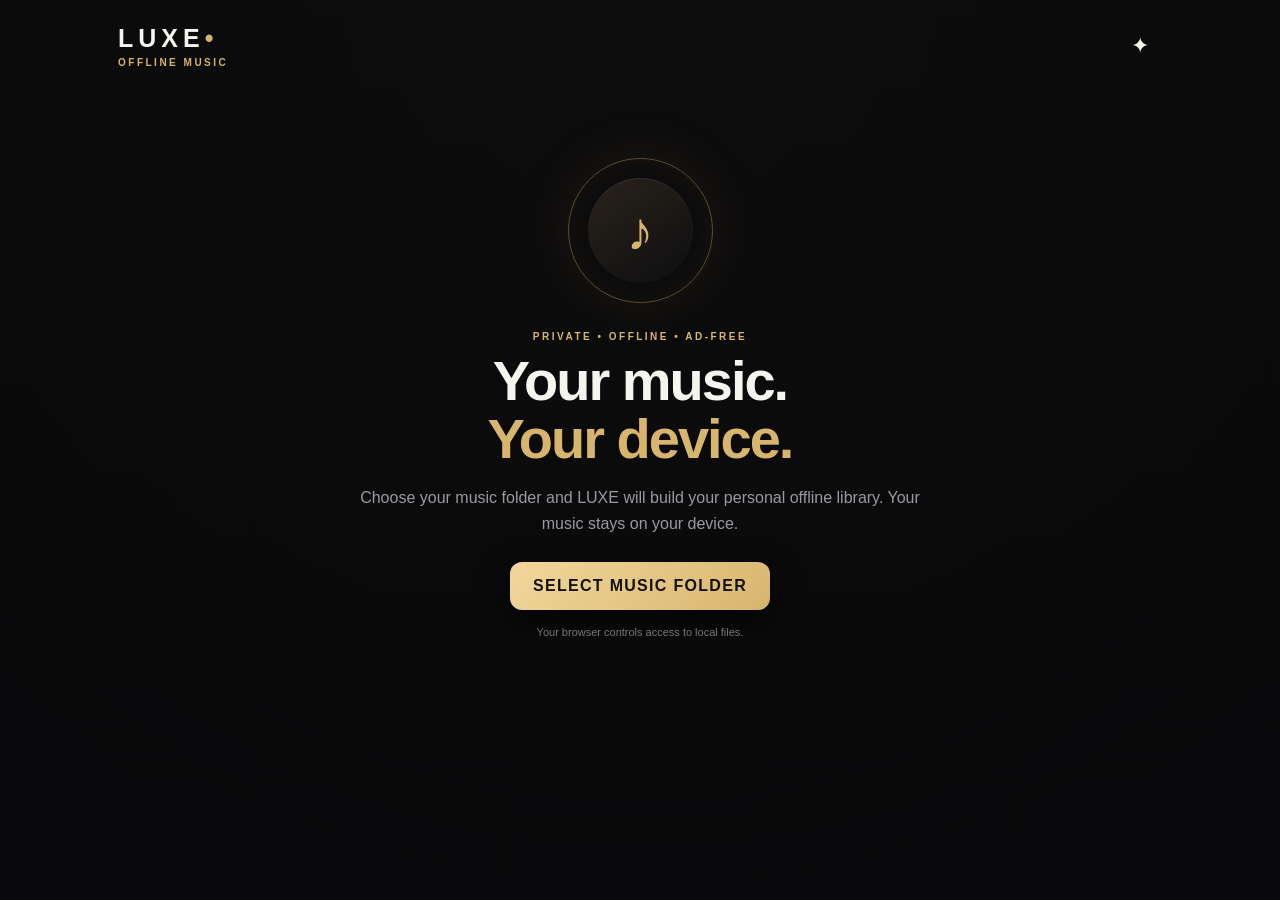
<file: index.html>
<!DOCTYPE html>
<html lang="en">
<head>
<meta charset="UTF-8">
<meta name="viewport" content="width=device-width,initial-scale=1,viewport-fit=cover">
<meta name="theme-color" content="#09090b">
<title>LUXE Music</title>
<link rel="stylesheet" href="style.css">
<script src="android-folder-picker.js"></script>
</head>

<body>

<div class="app">

<header class="topbar">
  <div>
    <div class="brand">LUXE<span>•</span></div>
    <div class="subtitle">OFFLINE MUSIC</div>
  </div>

  <button id="themeBtn" class="icon-btn" title="Customize appearance">✦</button>
</header>


<main>

<!-- WELCOME -->

<section id="welcome" class="welcome screen">

  <div class="hero-ring">
    <div class="hero-note">♪</div>
  </div>

  <p class="eyebrow">PRIVATE • OFFLINE • AD-FREE</p>

  <h1>
    Your music.<br>
    <em>Your device.</em>
  </h1>

  <p class="muted">
    Choose your music folder and LUXE will build your personal
    offline library. Your music stays on your device.
  </p>

  <button id="chooseFolderBtn" class="primary-btn">
    SELECT MUSIC FOLDER
  </button>

  <input
    id="folderInput"
    type="file"
    webkitdirectory
    directory
    multiple
    accept="audio/*"
    hidden
  >

  <p id="folderStatus" class="tiny">
    Your browser controls access to local files.
  </p>

</section>


<!-- LIBRARY -->

<section id="library" class="screen hidden">

  <div class="greeting">

    <div>
      <p class="eyebrow">YOUR LIBRARY</p>
      <h1 id="hello">LUXE Music</h1>
    </div>

    <button id="rescanBtn" class="small-btn">
      ↻ Rescan
    </button>

  </div>


  <!-- FOUR MAIN LIBRARY SECTIONS -->
  <section id="homeContent" class="home-content">
    <div class="library-actions main-category-actions">
      <button class="library-action" data-library="songs" type="button">
        <span class="action-icon">♫</span><strong>Tracks</strong><small id="homeSongCount">0 tracks</small>
      </button>
      <button class="library-action" data-library="playlists" type="button">
        <span class="action-icon">☷</span><strong>Playlist</strong><small id="homePlaylistCount">0 playlists</small>
      </button>
      <button class="library-action" data-library="favorites" type="button">
        <span class="action-icon">♡</span><strong>Favourite</strong><small id="homeFavoriteCount">0 songs</small>
      </button>
      <button class="library-action" data-library="recent" type="button">
        <span class="action-icon">◷</span><strong>Recent</strong><small>Recently played</small>
      </button>
    </div>
  </section>

  <!-- SEARCH -->

  <div class="searchbox">

    <span>⌕</span>

    <input
      id="search"
      placeholder="Search your music..."
      autocomplete="off"
    >

  </div>

  <div id="breadcrumb" class="breadcrumb hidden"></div>


  <div class="section-title">

    <h2 id="sectionHeading">
      Your Music
    </h2>

    <div class="view-tools">

      <span id="resultCount"></span>

      <button id="sortBtn" class="view-btn menu-trigger" title="View, sort and playing order" aria-label="View, sort and playing order">☰</button>

    </div>

  </div>


  <div id="sortMenu" class="sort-menu hidden">
    <div class="sort-menu-title">VIEW</div>
    <button data-setting="view" data-value="list">List view</button>
    <button data-setting="view" data-value="waterfall">Waterfall view</button>
    <button data-setting="view" data-value="grid">Grid view</button>
    <div class="sort-menu-title">SORT ORDER</div>
    <button data-setting="sort" data-value="title-az">Song title A–Z</button>
    <button data-setting="sort" data-value="title-za">Song title Z–A</button>
    <button data-setting="sort" data-value="added-new">Date added, newest</button>
    <button data-setting="sort" data-value="added-old">Date added, oldest</button>
    <button data-setting="sort" data-value="recent">Recently played</button>
    <button data-setting="sort" data-value="most-played">Most played</button>
    <div class="sort-menu-title">PLAYING ORDER</div>
    <button data-setting="playing" data-value="consecutive">Consecutive</button>
    <button data-setting="playing" data-value="random">Random</button>
  </div>

  <div id="songList" class="song-list"></div>

  <div id="collectionGrid" class="collection-grid hidden"></div>

  <div id="playlistGrid" class="playlist-grid hidden"></div>

  <div id="empty" class="empty hidden">
    Nothing matches your search.
  </div>

</section>

</main>


<!-- MINI PLAYER -->

<div id="miniPlayer" class="mini-player hidden">

  <div class="mini-swipe-handle"></div>

  <div class="mini-art-wrap" id="miniSeekRing" role="slider" aria-label="Song progress" aria-valuemin="0" aria-valuemax="100" aria-valuenow="0" tabindex="0">
    <svg class="mini-progress-ring" viewBox="0 0 64 64" aria-hidden="true">
      <circle class="mini-progress-track" cx="32" cy="32" r="29"></circle>
      <circle id="miniProgressCircle" class="mini-progress-value" cx="32" cy="32" r="29"></circle>
    </svg>
    <div id="miniArt" class="art small-art">♪</div>
  </div>

  <div class="mini-info">

    <strong id="miniTitle">
      Nothing playing
    </strong>

    <span id="miniArtist">
      Choose a song
    </span>

  </div>

  <div class="mini-controls" aria-label="Playback controls">
    <button id="miniPrevious" class="mini-skip" type="button" aria-label="Previous song" title="Previous song">‹|</button>
    <button id="miniPlay" class="play-circle" type="button" aria-label="Play or pause">▶</button>
    <button id="miniNext" class="mini-skip" type="button" aria-label="Next song" title="Next song">|›</button>
  </div>

</div>


<!-- FULL PLAYER -->

<div id="playerModal" class="player-modal hidden">

  <button id="closePlayer" class="close-player">
    ⌄
  </button>

  <div class="player-content">

    <div id="bigArt" class="art big-art">
      ♪
    </div>

    <p class="eyebrow">
      NOW PLAYING
    </p>

    <h2 id="bigTitle">
      Nothing playing
    </h2>

    <p id="bigArtist" class="muted">
      Choose a song
    </p>

    <p id="bigMeta" class="player-meta">
      Local Music
    </p>

    <input
      id="progress"
      class="progress"
      type="range"
      min="0"
      max="100"
      value="0"
    >

    <div class="time-row">
      <span id="currentTime">0:00</span>
      <span id="duration">0:00</span>
    </div>

    <div class="controls">

      <button id="shuffleBtn" class="control">
        ⤨
      </button>

      <button id="prevBtn" class="control">
        ◀
      </button>

      <button id="bigPlay" class="big-play">
        ▶
      </button>

      <button id="nextBtn" class="control">
        ▶
      </button>

      <button id="repeatBtn" class="control">
        ↻
      </button>

    </div>

    <div class="volume-row">
      🔊
      <input
        id="volume"
        type="range"
        min="0"
        max="1"
        step=".01"
        value=".85"
      >
    </div>

  </div>

</div>


<!-- THEME PANEL -->

<div id="themePanel" class="overlay hidden">

  <div class="settings-panel">

    <div class="settings-header">

      <div>
        <p class="eyebrow">APPEARANCE</p>
        <h2>Customize LUXE</h2>
      </div>

      <button id="closeTheme" class="panel-close">
        ×
      </button>

    </div>


    <div class="setting-group">


    <div class="setting-group ui-style-group">
      <label>UI Style</label>
      <p class="setting-description">Change the complete look of LUXE. Your music and playlists stay the same.</p>
      <div class="ui-style-options">
        <button type="button" class="ui-style-option" data-ui-style="default">
          <span class="ui-style-swatch swatch-default"><i></i><i></i><i></i></span>
          <strong>Default</strong><small>Original LUXE</small>
        </button>
        <button type="button" class="ui-style-option" data-ui-style="neumorphism">
          <span class="ui-style-swatch swatch-neumorphism"><i></i><i></i><i></i></span>
          <strong>Neumorphism</strong><small>Soft surfaces</small>
        </button>
        <button type="button" class="ui-style-option" data-ui-style="glassmorphism">
          <span class="ui-style-swatch swatch-glass"><i></i><i></i><i></i></span>
          <strong>Glassmorphism</strong><small>Frosted glass</small>
        </button>
        <button type="button" class="ui-style-option" data-ui-style="liquid-glass">
          <span class="ui-style-swatch swatch-liquid"><i></i><i></i><i></i></span>
          <strong>Liquid Glass</strong><small>Glossy and fluid</small>
        </button>
        <button type="button" class="ui-style-option" data-ui-style="spatial">
          <span class="ui-style-swatch swatch-spatial"><i></i><i></i><i></i></span>
          <strong>Spatial UI</strong><small>Layered depth</small>
        </button>
      </div>
    </div>

      <label>Accent Theme</label>

      <div class="theme-options">

        <button data-theme-choice="deluxe">
          <span class="theme-dot deluxe-dot"></span>
          Deluxe
        </button>

        <button data-theme-choice="truck">
          <span class="theme-dot truck-dot"></span>
          Warm
        </button>

        <button data-theme-choice="sport">
          <span class="theme-dot sport-dot"></span>
          Sport
        </button>

      </div>

    </div>


    <div class="setting-group">

      <label>Font</label>

      <select id="fontSelect">

        <option value="Inter">
          Inter
        </option>

        <option value="Segoe UI">
          Segoe UI
        </option>

        <option value="Georgia">
          Georgia
        </option>

        <option value="Trebuchet MS">
          Trebuchet
        </option>

        <option value="Verdana">
          Verdana
        </option>

        <option value="Courier New">
          Courier
        </option>

        <option value="Comic Sans MS">
          Casual
        </option>

      </select>

      <small>
        The browser can only use fonts available on the device.
      </small>

    </div>


    <div class="setting-group">

      <label>Background</label>

      <div class="wallpaper-grid">

        <button
          class="wallpaper preset-wall-1"
          data-wallpaper="wall1"
        >
          Default
        </button>

        <button
          class="wallpaper preset-wall-2"
          data-wallpaper="wall2"
        >
          Gold
        </button>

        <button
          class="wallpaper preset-wall-3"
          data-wallpaper="wall3"
        >
          Midnight
        </button>

        <button
          class="wallpaper preset-wall-4"
          data-wallpaper="wall4"
        >
          Aurora
        </button>

      </div>

      <label class="upload-wallpaper">
        + Use image from device

        <input
          id="wallpaperInput"
          type="file"
          accept="image/*"
          hidden
        >

      </label>

      <button id="removeWallpaper" class="danger-btn">
        Remove background image
      </button>

    </div>

  </div>

</div>


<!-- CREATE PLAYLIST PANEL -->

<div id="playlistCreatePanel" class="overlay hidden">

  <div class="dialog">

    <div class="dialog-header">

      <div>
        <p class="eyebrow">NEW PLAYLIST</p>
        <h2>Create Playlist</h2>
      </div>

      <button id="closePlaylistCreate" class="panel-close">
        ×
      </button>

    </div>

    <input
      id="playlistNameInput"
      class="dialog-input"
      placeholder="Playlist name"
      maxlength="50"
    >

    <button id="createPlaylistConfirm" class="primary-btn">
      CREATE PLAYLIST
    </button>

  </div>

</div>


<!-- ADD SONGS PANEL -->

<div id="addSongsPanel" class="overlay hidden">

  <div class="dialog add-songs-dialog">

    <div class="dialog-header">

      <div>
        <p class="eyebrow">PLAYLIST</p>
        <h2 id="addSongsTitle">Add Songs</h2>
      </div>

      <button id="closeAddSongs" class="panel-close">
        ×
      </button>

    </div>

    <div class="add-song-search">

      <span>⌕</span>

      <input
        id="addSongSearch"
        placeholder="Search songs..."
      >

    </div>

    <div id="addSongList" class="add-song-list"></div>

    <button id="doneAddSongs" class="primary-btn">
      DONE
    </button>

  </div>

</div>


<!-- PLAYLIST DETAILS -->

<div id="playlistPanel" class="overlay hidden">

  <div class="dialog playlist-dialog">

    <div class="dialog-header">

      <div>
        <p class="eyebrow">PLAYLIST</p>
        <h2 id="playlistPanelTitle">Playlist</h2>
      </div>

      <button id="closePlaylistPanel" class="panel-close">
        ×
      </button>

    </div>

    <div class="playlist-actions">

      <button id="playlistPlayBtn" class="primary-btn">
        ▶ PLAY
      </button>

      <button id="playlistAddBtn" class="secondary-btn">
        + ADD SONGS
      </button>

    </div>

    <div class="playlist-library-tools">
      <div class="searchbox playlist-searchbox"><span>⌕</span><input id="playlistSongSearch" placeholder="Search this playlist..." autocomplete="off"></div>
      <button id="playlistSortBtn" class="view-btn menu-trigger" title="Playlist view, sort and playing order" aria-label="Playlist view, sort and playing order">☰</button>
      <div id="playlistSortMenu" class="sort-menu playlist-sort-menu hidden">
        <div class="sort-menu-title">VIEW</div>
        <button data-playlist-setting="view" data-value="list">List view</button>
        <button data-playlist-setting="view" data-value="waterfall">Waterfall view</button>
        <button data-playlist-setting="view" data-value="grid">Grid view</button>
        <div class="sort-menu-title">SORT ORDER</div>
        <button data-playlist-setting="sort" data-value="title-az">Song title A–Z</button>
        <button data-playlist-setting="sort" data-value="title-za">Song title Z–A</button>
        <button data-playlist-setting="sort" data-value="added-new">Date added, newest</button>
        <button data-playlist-setting="sort" data-value="added-old">Date added, oldest</button>
        <button data-playlist-setting="sort" data-value="recent">Recently played</button>
        <button data-playlist-setting="sort" data-value="most-played">Most played</button>
        <div class="sort-menu-title">PLAYING ORDER</div>
        <button data-playlist-setting="playing" data-value="consecutive">Consecutive</button>
        <button data-playlist-setting="playing" data-value="random">Random</button>
      </div>
    </div>
    <div id="playlistSongs" class="playlist-songs"></div>

  </div>

</div>


<audio id="audio" preload="metadata"></audio>

<script src="app.js"></script>

</body>
</html>
</file>
<file: style.css>
*{box-sizing:border-box}
:root{--bg:#09090b;--panel:#111115;--panel2:#17171c;--text:#f5f4ef;--muted:#9b9aa1;--line:#29292f;--accent:#d7b56d;--accent2:#f2d79c;--font:Inter,Segoe UI,Arial,sans-serif;--wallpaper:none;--safe-top:env(safe-area-inset-top,0px);--safe-right:env(safe-area-inset-right,0px);--safe-bottom:env(safe-area-inset-bottom,0px);--safe-left:env(safe-area-inset-left,0px)}
html{min-height:100%;background:var(--bg);color-scheme:dark;scroll-behavior:smooth}body{margin:0;min-height:100vh;color:var(--text);font-family:var(--font);background:linear-gradient(#09090bd9,#09090bf2),var(--wallpaper),radial-gradient(circle at 50% -10%,#29241b 0,#0d0d10 35%,#09090b 70%);background-size:cover;background-position:center;background-attachment:fixed;overscroll-behavior-y:none;-webkit-text-size-adjust:100%;padding-top:var(--safe-top);padding-left:var(--safe-left);padding-right:var(--safe-right)}
button,input,select{font:inherit}button{-webkit-tap-highlight-color:transparent;touch-action:manipulation}button:focus,input:focus,select:focus{outline:none}button:focus-visible,input:focus-visible,select:focus-visible{outline:2px solid var(--accent);outline-offset:2px}.hidden{display:none!important}.app{width:100%;max-width:1100px;min-height:100vh;margin:auto;padding-bottom:calc(110px + var(--safe-bottom))}.topbar{display:flex;justify-content:space-between;align-items:center;padding:24px 28px 8px}.brand{font-size:25px;font-weight:800;letter-spacing:5px}.brand span{color:var(--accent)}.subtitle,.eyebrow{font-size:10px;letter-spacing:2.5px;color:var(--accent);font-weight:700}.subtitle{margin-top:4px}.icon-btn{background:none;border:0;color:var(--text);font-size:22px;cursor:pointer;width:44px;height:44px;border-radius:50%;display:grid;place-items:center;transition:background .2s,transform .15s}.icon-btn:hover{background:#ffffff0a}.icon-btn:active{transform:scale(.9)}.screen{padding:28px}
.welcome{text-align:center;max-width:700px;margin:6vh auto}.hero-ring{width:145px;height:145px;border:1px solid #5d4d30;border-radius:50%;margin:0 auto 28px;display:grid;place-items:center;box-shadow:0 0 55px #9e7a3220,inset 0 0 30px #9e7a3215;animation:luxeFloat 5s ease-in-out infinite}.hero-note{width:105px;height:105px;border-radius:50%;background:linear-gradient(145deg,#29231a,#0e0e11);display:grid;place-items:center;font-size:54px;color:var(--accent);box-shadow:inset 0 1px #ffffff12}.welcome h1{font-size:56px;line-height:1.03;margin:10px 0 18px;letter-spacing:-2px}.welcome h1 em{color:var(--accent);font-style:normal}.muted{color:var(--muted);line-height:1.6}.welcome>.muted{max-width:560px;margin:0 auto 25px}.primary-btn{border:0;background:linear-gradient(135deg,var(--accent2),var(--accent));color:#14120d;font-weight:800;letter-spacing:1.3px;padding:15px 23px;border-radius:12px;cursor:pointer;box-shadow:0 12px 30px #0008;transition:transform .18s,box-shadow .18s,filter .18s}.primary-btn:hover{transform:translateY(-1px);box-shadow:0 15px 35px #000a}.primary-btn:active{transform:scale(.97);filter:brightness(.94)}.tiny{font-size:11px;color:#777;margin-top:16px}
.greeting{display:flex;justify-content:space-between;align-items:end;margin:8px 0 24px}.greeting h1{font-size:40px;margin:7px 0 0;letter-spacing:-1px}.small-btn{border:1px solid var(--line);background:#111115;color:var(--text);border-radius:10px;padding:10px 13px;cursor:pointer;transition:border-color .18s,background .18s,transform .15s}.small-btn:hover{border-color:#665432;background:#17171b}.small-btn:active{transform:scale(.96)}
.home-content{display:flex;flex-direction:column;gap:28px;margin-bottom:30px}.home-hero{min-height:190px;border:1px solid var(--line);border-radius:22px;padding:26px;display:flex;justify-content:space-between;align-items:center;overflow:hidden;background:radial-gradient(circle at 90% 20%,#d7b56d20,transparent 35%),linear-gradient(145deg,#1c1a17,#101014)}.home-hero h2{font-size:30px;max-width:520px;margin:10px 0}.home-hero p:last-child{color:var(--muted);max-width:500px}.home-hero-note{width:130px;height:130px;border-radius:50%;display:grid;place-items:center;font-size:65px;color:var(--accent);background:linear-gradient(145deg,#2a2419,#101014);border:1px solid #4b402c;box-shadow:0 20px 50px #0008;flex-shrink:0}.home-section{width:100%}.home-section-title{display:flex;justify-content:space-between;align-items:center;margin-bottom:13px}.home-section-title h2{font-size:18px;margin:0}.text-btn{border:0;background:none;color:var(--accent);cursor:pointer;font-size:12px;padding:8px;border-radius:8px}.text-btn:active{background:#ffffff08}.library-actions{display:grid;grid-template-columns:repeat(4,1fr);gap:12px}.library-action{border:1px solid var(--line);background:linear-gradient(145deg,#19191e,#101014);color:var(--text);border-radius:16px;padding:18px;text-align:left;cursor:pointer;min-height:130px;transition:transform .18s,border-color .18s,background .18s;position:relative;overflow:hidden}.library-action:hover{border-color:#65532f;transform:translateY(-2px)}.library-action:active{transform:scale(.98)}.library-action:after,.quick-play:after,.song:after{content:"";position:absolute;inset:0;background:radial-gradient(circle at var(--ripple-x,50%) var(--ripple-y,50%),#fff2,transparent 35%);opacity:0;transition:opacity .25s;pointer-events:none}.library-action:active:after,.quick-play:active:after,.song:active:after{opacity:1}.action-icon{display:block;font-size:26px;color:var(--accent);margin-bottom:24px}.library-action strong,.library-action small{display:block}.library-action small{margin-top:4px;color:var(--muted);font-size:11px}.quick-play-row{display:grid;grid-template-columns:1fr 1fr;gap:12px}.quick-play{position:relative;overflow:hidden;border:1px solid var(--line);background:#121216;color:var(--text);border-radius:14px;padding:16px;display:flex;align-items:center;gap:14px;cursor:pointer;text-align:left;transition:transform .18s,border-color .18s}.quick-play:hover{border-color:#5e4d2d;transform:translateY(-1px)}.quick-play:active{transform:scale(.985)}.quick-play>span{width:42px;height:42px;border-radius:50%;display:grid;place-items:center;background:#282116;color:var(--accent);font-size:20px;flex-shrink:0}.quick-play strong,.quick-play small{display:block}.quick-play small{color:var(--muted);font-size:11px;margin-top:4px}
.horizontal-list{display:flex;gap:12px;overflow-x:auto;padding:4px 2px 10px;scrollbar-width:none;scroll-behavior:smooth;overscroll-behavior-x:contain;scroll-snap-type:x proximity}.horizontal-list::-webkit-scrollbar{display:none}.horizontal-list:empty:after{content:"No recently played songs yet.";color:var(--muted);font-size:12px;padding:18px 4px}.horizontal-list>*{flex:0 0 180px;min-width:180px;scroll-snap-align:start}.horizontal-list .song,.horizontal-list .recent-song,.horizontal-list .recent-card{width:180px;min-height:190px;display:flex;flex-direction:column;align-items:stretch;gap:0;padding:10px;border:1px solid var(--line);border-radius:16px;background:linear-gradient(145deg,#19191e,#101014);overflow:hidden;transition:transform .18s,border-color .18s,background .18s}.horizontal-list .song:hover,.horizontal-list .recent-song:hover,.horizontal-list .recent-card:hover{transform:translateY(-2px);border-color:#665432;background:linear-gradient(145deg,#1d1c21,#111115)}.horizontal-list .song .small-art,.horizontal-list .recent-song .small-art,.horizontal-list .recent-card .small-art,.horizontal-list .song .art,.horizontal-list .recent-song .art,.horizontal-list .recent-card .art{width:100%;height:140px;aspect-ratio:1;border-radius:11px;margin:0 0 10px;flex-shrink:0}.horizontal-list .song .song-info,.horizontal-list .recent-song .song-info,.horizontal-list .recent-card .song-info{min-width:0;width:100%;padding:0 2px}.horizontal-list .song .song-info strong,.horizontal-list .recent-song .song-info strong,.horizontal-list .recent-card .song-info strong{font-size:13px;color:var(--text);line-height:1.35}.horizontal-list .song .song-info span,.horizontal-list .recent-song .song-info span,.horizontal-list .recent-card .song-info span{font-size:10px;color:var(--muted);margin-top:4px}.horizontal-list .song .song-actions,.horizontal-list .recent-song .song-actions,.horizontal-list .recent-card .song-actions{margin-top:auto}
.searchbox{height:50px;border:1px solid var(--line);background:#101014dd;border-radius:14px;display:flex;align-items:center;padding:0 15px;gap:10px;margin-bottom:17px;transition:border-color .2s,box-shadow .2s}.searchbox:focus-within{border-color:#806737;box-shadow:0 0 0 3px #d7b56d12}.searchbox span{font-size:24px;color:var(--muted)}.searchbox input{background:none;border:0;outline:0;color:var(--text);width:100%;font-size:15px;min-width:0}
.library-tabs{display:flex;gap:7px;overflow-x:auto;margin:15px 0;padding-bottom:3px;scrollbar-width:none;overscroll-behavior-x:contain}.library-tabs::-webkit-scrollbar{display:none}.library-tab{border:1px solid var(--line);background:#111115;color:var(--muted);padding:10px 15px;border-radius:10px;white-space:nowrap;cursor:pointer;transition:background .18s,border-color .18s,color .18s,transform .15s}.library-tab.active{color:var(--accent2);background:#302718;border-color:#806737}.library-tab:active{transform:scale(.96)}
.section-title{display:flex;justify-content:space-between;align-items:center;gap:15px;margin-top:20px}.section-title h2{font-size:19px;margin:0}.view-tools{display:flex;align-items:center;gap:5px}.view-tools>span{color:var(--muted);font-size:12px;margin-right:4px}.view-btn{width:31px;height:31px;border:1px solid var(--line);background:#111115;color:var(--muted);border-radius:8px;cursor:pointer;transition:transform .15s,background .18s}.view-btn.active{color:var(--accent);border-color:#806737;background:#302718}.view-btn:active{transform:scale(.9)}
.song-list{display:flex;flex-direction:column;margin-top:9px}.song{position:relative;display:grid;grid-template-columns:52px minmax(0,1fr) auto;gap:13px;align-items:center;padding:9px;border-radius:13px;cursor:pointer;transition:background .15s,transform .15s}.song:hover{background:#ffffff06}.song:active{transform:scale(.995)}.song-info{min-width:0}.song-info strong,.song-info span{display:block;white-space:nowrap;overflow:hidden;text-overflow:ellipsis}.song-info span{font-size:12px;color:var(--muted);margin-top:4px}.song-actions{display:flex;gap:4px;position:relative;z-index:2}.song-actions button{background:none;border:0;color:var(--muted);cursor:pointer;font-size:19px;padding:7px;border-radius:50%;transition:background .15s,color .15s,transform .15s}.song-actions button:hover{background:#ffffff0a}.song-actions button:active{transform:scale(.85)}.song-actions .fav{color:var(--accent)}.song.playing{background:#d7b56d0e;outline:1px solid #80673744}.song.playing .song-info strong{color:var(--accent2)}
.art{background:linear-gradient(145deg,#272118,#111216);border:1px solid #3b3222;display:grid;place-items:center;color:var(--accent);overflow:hidden;flex-shrink:0}.art img{width:100%;height:100%;object-fit:cover;display:block;transition:opacity .25s,transform .35s}.art img:not([src=""]){animation:artReveal .35s ease}.small-art{width:48px;height:48px;border-radius:10px;font-size:21px}.song .small-art{width:52px;height:52px}
.song-list.grid-view{display:grid;grid-template-columns:repeat(4,minmax(0,1fr));gap:14px;margin-top:12px}.song-list.grid-view .song{display:flex;flex-direction:column;align-items:stretch;gap:0;min-width:0;padding:11px;background:linear-gradient(145deg,#18181d,#101014);border:1px solid var(--line);border-radius:16px}.song-list.grid-view .song:hover{border-color:#5f4d2e}.song-list.grid-view .small-art{width:100%;height:auto;aspect-ratio:1;margin-bottom:12px;border-radius:12px;font-size:45px}.song-list.grid-view .song-info{width:100%}.song-list.grid-view .song-actions{width:100%;justify-content:space-between;margin-top:10px}
.collection-grid{display:grid;grid-template-columns:repeat(4,minmax(0,1fr));gap:14px;margin-top:12px}.collection-card{border:1px solid var(--line);background:linear-gradient(145deg,#19191e,#101014);border-radius:16px;padding:11px;text-align:left;cursor:pointer;color:var(--text);min-width:0;transition:transform .18s,border-color .18s}.collection-card:hover{border-color:#68552f;transform:translateY(-2px)}.collection-card:active{transform:scale(.98)}.collection-art{aspect-ratio:1;border-radius:12px;background:linear-gradient(145deg,#292319,#111216);display:grid;place-items:center;color:var(--accent);font-size:42px;margin-bottom:10px;overflow:hidden}.collection-art img{width:100%;height:100%;object-fit:cover}.collection-card strong,.collection-card span{display:block;white-space:nowrap;overflow:hidden;text-overflow:ellipsis}.collection-card span{font-size:11px;color:var(--muted);margin-top:4px}
.playlist-grid{display:grid;grid-template-columns:repeat(4,minmax(0,1fr));gap:14px;margin-top:13px}.playlist-create-card,.playlist-card{border:1px solid var(--line);border-radius:16px;min-height:190px;cursor:pointer}.playlist-create-card{background:#17140f;border-color:#5b4b2e;color:var(--accent2);display:flex;flex-direction:column;justify-content:center;align-items:center;gap:8px;transition:transform .18s,border-color .18s}.playlist-create-card:hover{transform:translateY(-2px);border-color:var(--accent)}.playlist-create-card:active{transform:scale(.98)}.playlist-create-card span{font-size:38px}.playlist-create-card strong{font-size:14px}.playlist-card{position:relative;padding:12px;text-align:left;color:var(--text);background:linear-gradient(145deg,#19191e,#101014);transition:transform .18s,border-color .18s}.playlist-card:hover{border-color:#806737;transform:translateY(-2px)}.playlist-cover{height:125px;border-radius:11px;background:linear-gradient(145deg,#302719,#101014);display:grid;place-items:center;font-size:43px;color:var(--accent);margin-bottom:11px;overflow:hidden}.playlist-cover img{width:100%;height:100%;object-fit:cover}.playlist-delete{position:absolute!important;right:9px!important;top:9px!important;width:30px!important;height:30px!important;padding:0!important;margin:0!important;border:1px solid #ffffff12!important;border-radius:9px!important;background:#0b0b0ed9!important;color:#aaa!important;display:grid!important;place-items:center!important;font-size:15px!important;cursor:pointer!important;backdrop-filter:blur(8px);transition:color .18s,background .18s,border-color .18s,transform .18s}.playlist-delete:hover{color:#e7b0a8!important;background:#321918!important;border-color:#633a35!important;transform:scale(1.04)}.playlist-delete:active{transform:scale(.94)}
.breadcrumb{color:var(--muted);font-size:12px;margin:2px 0 12px}.breadcrumb button{background:none;border:0;color:var(--accent);cursor:pointer;padding:0 5px}.empty{text-align:center;padding:50px;color:var(--muted)}
.playlist-detail{width:100%}.playlist-detail-header{display:flex;align-items:center;gap:20px;padding:20px;border:1px solid var(--line);border-radius:20px;background:radial-gradient(circle at 90% 10%,#d7b56d14,transparent 40%),linear-gradient(145deg,#18181d,#101014);margin-bottom:18px}.playlist-detail-cover{width:145px;height:145px;flex-shrink:0;border-radius:17px;overflow:hidden;display:grid;place-items:center;background:linear-gradient(145deg,#302719,#101014);border:1px solid #403622;color:var(--accent);font-size:50px}.playlist-detail-cover img{width:100%;height:100%;object-fit:cover}.playlist-detail-info{min-width:0;flex:1}.playlist-detail-info .eyebrow{margin-bottom:7px}.playlist-detail-info h1{margin:0;font-size:30px;letter-spacing:-.8px;overflow:hidden;text-overflow:ellipsis;white-space:nowrap}.playlist-detail-info p{color:var(--muted);font-size:12px;margin:8px 0 0}.playlist-detail-delete{margin-top:0;padding:13px 15px;white-space:nowrap}.playlist-actions{display:flex;gap:9px;margin-bottom:16px;align-items:center}.playlist-actions .danger-btn{margin-top:0}.playlist-actions .primary-btn,.playlist-actions .secondary-btn,.playlist-actions .danger-btn{min-height:45px}
.mini-player{position:fixed;z-index:20;left:50%;bottom:calc(72px + var(--safe-bottom));transform:translateX(-50%);width:min(1040px,calc(100% - 28px));min-height:68px;background:#17171bf4;backdrop-filter:blur(22px);-webkit-backdrop-filter:blur(22px);border:1px solid #38383e;border-radius:17px;padding:8px 10px;display:grid;grid-template-columns:52px minmax(0,1fr) 44px;gap:11px;align-items:center;box-shadow:0 16px 50px #000c;cursor:pointer;touch-action:pan-y;transition:transform .22s,opacity .22s,box-shadow .22s}.mini-player:active{box-shadow:0 12px 40px #000e}.mini-player.swiping{transition:none}.mini-player.minimized{width:58px;height:58px;min-height:58px;padding:3px;right:16px;left:auto;bottom:calc(82px + var(--safe-bottom));transform:none;border-radius:50%;display:block;overflow:visible}.mini-player.minimized .mini-info,.mini-player.minimized .play-circle,.mini-player.minimized .mini-swipe-handle{display:none}.mini-player.minimized .small-art{width:52px;height:52px;border-radius:50%}.mini-swipe-handle{position:absolute;top:-8px;left:50%;width:42px;height:4px;border-radius:9px;background:#777;transform:translateX(-50%);opacity:.5}.mini-info{min-width:0}.mini-info strong,.mini-info span{display:block;white-space:nowrap;overflow:hidden;text-overflow:ellipsis}.mini-info span{color:var(--muted);font-size:11px;margin-top:3px}.play-circle{border:0;background:var(--accent);color:#17130b;border-radius:50%;width:38px;height:38px;cursor:pointer;transition:transform .15s}.play-circle:active{transform:scale(.88)}
.bottom-nav{position:fixed;z-index:19;bottom:0;left:50%;transform:translateX(-50%);width:min(1040px,100%);height:calc(65px + var(--safe-bottom));padding-bottom:var(--safe-bottom);background:#0d0d10ee;backdrop-filter:blur(18px);-webkit-backdrop-filter:blur(18px);border-top:1px solid var(--line);display:grid;grid-template-columns:repeat(3,1fr)}.nav-item{background:none;border:0;color:#777;cursor:pointer;font-size:21px;transition:color .18s,transform .15s}.nav-item span{display:block;font-size:9px;margin-top:3px}.nav-item.active{color:var(--accent)}.nav-item:active{transform:scale(.9)}
.player-modal{position:fixed;z-index:40;inset:0;background:radial-gradient(circle at 50% 5%,#292116,#0a0a0c 55%);overflow:auto;overscroll-behavior:contain;touch-action:pan-y;animation:playerIn .28s ease}.player-topbar{position:sticky;top:0;z-index:2;height:64px;padding:var(--safe-top) 18px 0;display:grid;grid-template-columns:50px 1fr 50px;align-items:center;text-align:center;background:linear-gradient(#0a0a0ce8,transparent);backdrop-filter:blur(8px)}.close-player,.player-more{background:#ffffff08;border:1px solid #ffffff10;color:var(--text);width:40px;height:40px;border-radius:50%;cursor:pointer;display:grid;place-items:center;justify-self:start;transition:transform .15s,background .18s}.close-player{font-size:27px}.player-more{justify-self:end;font-size:16px;letter-spacing:2px}.close-player:active,.player-more:active{transform:scale(.88)}.player-top-title{font-size:10px;letter-spacing:2.5px;color:var(--muted);font-weight:700}.player-content{width:min(520px,100%);margin:3vh auto;padding:20px 25px calc(40px + var(--safe-bottom));text-align:center}.big-art{width:min(390px,82vw);aspect-ratio:1;border-radius:23px;margin:0 auto 30px;font-size:110px;box-shadow:0 25px 70px #000c;transition:transform .35s,box-shadow .35s}.big-art:hover{transform:scale(1.01)}.player-song-head{text-align:left}.player-title-row{display:flex;align-items:center;gap:14px}.player-title-row>div{min-width:0;flex:1}.player-content h2{font-size:28px;margin:8px 0 3px;overflow:hidden;text-overflow:ellipsis;white-space:nowrap}.player-favorite{width:46px;height:46px;border:1px solid var(--line);background:#ffffff06;color:var(--accent);border-radius:50%;font-size:24px;cursor:pointer;flex-shrink:0;transition:transform .15s,background .18s}.player-favorite:active{transform:scale(.88)}.player-meta{color:var(--muted);font-size:12px;margin:7px 0 0;min-height:16px;white-space:nowrap;overflow:hidden;text-overflow:ellipsis}.player-gesture-hint{font-size:10px;color:#666;margin-top:20px;letter-spacing:.4px}
input[type=range]{--range-progress:0%;appearance:none;-webkit-appearance:none;display:block;width:100%;height:5px;margin:0;padding:0;border:0;border-radius:999px;background:transparent!important;outline:none;cursor:pointer}input[type=range]::-webkit-slider-runnable-track{width:100%;height:5px;border:0;border-radius:999px;background:linear-gradient(to right,var(--accent) 0%,var(--accent) var(--range-progress),#3a3a40 var(--range-progress),#3a3a40 100%)!important}input[type=range]::-moz-range-track{width:100%;height:5px;border:0;border-radius:999px;background:#3a3a40!important}input[type=range]::-moz-range-progress{height:5px;border-radius:999px;background:var(--accent)!important}input[type=range]::-webkit-slider-thumb{appearance:none;-webkit-appearance:none;width:14px;height:14px;margin-top:-4.5px;border:2px solid #111;border-radius:50%;background:var(--accent);cursor:pointer;box-shadow:0 0 0 0 #d7b56d55;transition:box-shadow .15s,transform .15s}input[type=range]:active::-webkit-slider-thumb{box-shadow:0 0 0 7px #d7b56d18;transform:scale(1.1)}input[type=range]::-moz-range-thumb{width:14px;height:14px;border:2px solid #111;border-radius:50%;background:var(--accent);cursor:pointer}.volume-row{display:flex;align-items:center;gap:10px;color:var(--muted)}.volume-row input{flex:1}.progress{width:100%;margin-top:28px}.time-row{display:flex;justify-content:space-between;font-size:11px;color:var(--muted);margin-top:5px}.controls{display:flex;justify-content:center;align-items:center;gap:22px;margin:25px 0}.control,.big-play{background:none;border:0;color:var(--text);cursor:pointer}.control{font-size:20px;width:44px;height:44px;border-radius:50%;transition:background .18s,transform .15s,color .18s}.control:hover{background:#ffffff08}.control:active{transform:scale(.82)}.big-play{width:62px;height:62px;border-radius:50%;background:var(--accent);color:#16120b;font-size:23px;transition:transform .15s,filter .15s}.big-play:active{transform:scale(.9);filter:brightness(.92)}
.overlay{position:fixed;z-index:60;inset:0;background:#000a;backdrop-filter:blur(12px);-webkit-backdrop-filter:blur(12px);display:flex;align-items:center;justify-content:center;padding:calc(20px + var(--safe-top)) calc(20px + var(--safe-right)) calc(20px + var(--safe-bottom)) calc(20px + var(--safe-left));animation:overlayIn .2s ease}.settings-panel,.dialog{width:min(600px,100%);max-height:90vh;overflow:auto;border:1px solid #3a3a40;background:#111115f5;backdrop-filter:blur(25px);-webkit-backdrop-filter:blur(25px);border-radius:22px;padding:24px;box-shadow:0 30px 100px #000d;overscroll-behavior:contain}.dialog{width:min(560px,100%)}.settings-header,.dialog-header{display:flex;justify-content:space-between;align-items:flex-start;gap:20px;margin-bottom:22px}.settings-header h2,.dialog-header h2{margin:6px 0 0;font-size:24px}.panel-close{border:1px solid #ffffff10;background:#17171c;color:#aaa;width:35px;height:35px;border-radius:10px;font-size:21px;cursor:pointer;display:grid;place-items:center;transition:background .18s,color .18s,border-color .18s,transform .15s}.panel-close:hover{color:var(--text);background:#242429;border-color:#ffffff20}.panel-close:active{transform:scale(.9)}.setting-group{border-top:1px solid var(--line);padding:19px 0}.setting-group>label{display:block;font-size:13px;font-weight:700;margin-bottom:12px}.setting-group small{display:block;color:var(--muted);font-size:10px;margin-top:9px}.theme-options{display:grid;grid-template-columns:repeat(3,1fr);gap:8px}.theme-options button{border:1px solid var(--line);background:#17171c;color:var(--text);padding:12px;border-radius:11px;cursor:pointer;display:flex;align-items:center;gap:8px;transition:transform .15s,border-color .18s}.theme-options button:active{transform:scale(.97)}.theme-dot{width:13px;height:13px;border-radius:50%}.deluxe-dot{background:#d7b56d}.truck-dot{background:#c98b4b}.sport-dot{background:#d65c5c}#fontSelect{width:100%;padding:12px;background:#0d0d10;color:var(--text);border:1px solid var(--line);border-radius:10px;outline:none}.wallpaper-grid{display:grid;grid-template-columns:repeat(4,1fr);gap:9px}.wallpaper{height:75px;border:1px solid var(--line);border-radius:11px;color:white;cursor:pointer;text-shadow:0 1px 4px #000;transition:transform .15s,border-color .18s}.wallpaper:active{transform:scale(.97)}.preset-wall-1{background:radial-gradient(circle at 50% 0,#29241b,#09090b)}.preset-wall-2{background:linear-gradient(135deg,#4a3317,#111)}.preset-wall-3{background:linear-gradient(135deg,#151e38,#080a12)}.preset-wall-4{background:linear-gradient(135deg,#143d36,#171026)}.upload-wallpaper{display:block;margin-top:12px;padding:13px;border:1px dashed #555;border-radius:10px;color:var(--accent2);text-align:center;cursor:pointer}.danger-btn{margin-top:10px;border:1px solid #4d2929;background:#241414;color:#d99;border-radius:9px;padding:10px 13px;cursor:pointer;transition:background .18s,border-color .18s,transform .15s}.danger-btn:hover{background:#321919;border-color:#70403b}.danger-btn:active{transform:scale(.97)}.dialog-input{width:100%;height:48px;border:1px solid var(--line);background:#0c0c0f;color:var(--text);border-radius:11px;outline:none;padding:0 13px;margin-bottom:13px}.dialog-input:focus{border-color:#806737}.add-song-search{height:44px;border:1px solid var(--line);border-radius:10px;display:flex;align-items:center;gap:8px;padding:0 12px;margin-bottom:12px}.add-song-search:focus-within{border-color:#806737}.add-song-search input{flex:1;min-width:0;background:none;border:0;outline:0;color:var(--text)}.add-song-list{max-height:48vh;overflow:auto;margin-bottom:14px;overscroll-behavior:contain}.add-song-item{display:grid;grid-template-columns:44px minmax(0,1fr) 38px;gap:10px;align-items:center;padding:7px;border-radius:10px;cursor:pointer;border:1px solid transparent;transition:background .15s,border-color .15s,transform .15s}.add-song-item:hover{background:#ffffff06}.add-song-item:active{transform:scale(.99)}.add-song-item.selected{background:#d7b56d10;border-color:#80673755}.add-song-item .small-art{width:44px;height:44px}.add-song-info{min-width:0}.add-song-info strong,.add-song-info span{display:block;overflow:hidden;text-overflow:ellipsis;white-space:nowrap}.add-song-info span{color:var(--muted);font-size:11px;margin-top:3px}.add-song-toggle{width:32px;height:32px;border-radius:9px;border:1px solid var(--line);background:#16161b;color:var(--muted);cursor:pointer;display:grid;place-items:center}.add-song-toggle.added{background:var(--accent);color:#111;border-color:var(--accent)}.playlist-songs{display:flex;flex-direction:column;gap:5px}.playlist-song-row{display:grid;grid-template-columns:48px minmax(0,1fr) auto;align-items:center;gap:10px;padding:9px;border:1px solid transparent;border-radius:12px;transition:background .15s,border-color .15s}.playlist-song-row:hover{background:#ffffff06;border-color:#ffffff08}.playlist-song-info{min-width:0}.playlist-song-info strong,.playlist-song-info span{display:block;overflow:hidden;text-overflow:ellipsis;white-space:nowrap}.playlist-song-info span{color:var(--muted);font-size:11px;margin-top:3px}.playlist-song-row button.remove-song,button.remove-song{appearance:none!important;-webkit-appearance:none!important;width:32px!important;height:32px!important;padding:0!important;margin:0!important;display:grid!important;place-items:center!important;background:transparent!important;border:0!important;border-radius:8px!important;box-shadow:none!important;outline:none!important;color:#777!important;font-size:18px!important;cursor:pointer}.playlist-song-row button.remove-song:hover,button.remove-song:hover{background:#2a1717!important;color:#d98f8f!important}.secondary-btn{border:1px solid var(--line);background:#19191e;color:var(--text);border-radius:11px;padding:13px 15px;cursor:pointer;transition:background .18s,border-color .18s,transform .15s}.secondary-btn:hover{background:#222228;border-color:#4b4b52}.secondary-btn:active{transform:scale(.97)}
@keyframes luxeFloat{0%,100%{transform:translateY(0)}50%{transform:translateY(-5px)}}@keyframes artReveal{from{opacity:.4;transform:scale(1.04)}to{opacity:1;transform:scale(1)}}@keyframes playerIn{from{opacity:0;transform:translateY(18px)}to{opacity:1;transform:translateY(0)}}@keyframes overlayIn{from{opacity:0}to{opacity:1}}
@media (prefers-reduced-motion:reduce){*,*:before,*:after{scroll-behavior:auto!important;animation-duration:.01ms!important;transition-duration:.01ms!important}}
@media (max-width:900px){.song-list.grid-view{grid-template-columns:repeat(3,minmax(0,1fr))}.collection-grid,.playlist-grid{grid-template-columns:repeat(3,minmax(0,1fr))}}
@media (max-width:700px){.screen{padding:19px}.topbar{padding:19px 19px 5px}.welcome h1{font-size:43px}.greeting h1{font-size:31px}.home-hero{min-height:165px;padding:20px}.home-hero h2{font-size:23px}.home-hero-note{width:85px;height:85px;font-size:40px}.library-actions{grid-template-columns:1fr 1fr}.song-list.grid-view{grid-template-columns:repeat(2,minmax(0,1fr));gap:10px}.collection-grid,.playlist-grid{grid-template-columns:repeat(2,minmax(0,1fr))}.quick-play-row{grid-template-columns:1fr}.wallpaper-grid{grid-template-columns:repeat(2,1fr)}.playlist-detail-header{align-items:flex-start}.playlist-detail-cover{width:110px;height:110px}.playlist-detail-info h1{font-size:24px}.horizontal-list>*{flex-basis:165px;min-width:165px}.horizontal-list .song,.horizontal-list .recent-song,.horizontal-list .recent-card{width:165px}.horizontal-list .song .small-art,.horizontal-list .recent-song .small-art,.horizontal-list .recent-card .small-art,.horizontal-list .song .art,.horizontal-list .recent-song .art,.horizontal-list .recent-card .art{height:125px}.player-content{padding-left:20px;padding-right:20px}}
@media (max-width:520px){.playlist-actions{flex-wrap:wrap}.playlist-actions .primary-btn,.playlist-actions .secondary-btn,.playlist-actions .danger-btn{flex:1}.playlist-detail-header{padding:15px;gap:14px}.playlist-detail-cover{width:90px;height:90px}}
@media (max-width:430px){.greeting{align-items:center}.greeting h1{font-size:27px}.small-btn{padding:8px 9px;font-size:11px}.welcome{margin-top:4vh}.hero-ring{width:125px;height:125px}.hero-note{width:90px;height:90px}.welcome h1{font-size:38px}.library-actions{grid-template-columns:1fr 1fr}.library-action{min-height:115px;padding:14px}.action-icon{margin-bottom:16px}.song-list.grid-view{grid-template-columns:repeat(2,minmax(0,1fr))}.collection-grid,.playlist-grid{grid-template-columns:repeat(2,minmax(0,1fr))}.mini-player{width:calc(100% - 16px);bottom:calc(69px + var(--safe-bottom))}.player-content{margin-top:1vh}.big-art{width:min(330px,82vw);margin-bottom:24px}.controls{gap:10px}.theme-options{grid-template-columns:1fr}.playlist-detail-header{flex-direction:column}.playlist-detail-cover{width:125px;height:125px}.playlist-detail-info{width:100%}.playlist-detail-info h1{white-space:normal}.player-title-row{align-items:flex-start}.player-content h2{font-size:24px}.player-favorite{width:42px;height:42px}}

/* LUXE artwork + sort menu */
.art img{width:100%;height:100%;display:block;object-fit:cover;border-radius:inherit}.art.has-artwork{overflow:hidden;padding:0}.sort-menu{position:absolute;right:28px;top:calc(100% + 8px);z-index:50;width:min(290px,calc(100vw - 38px));padding:8px;border:1px solid #3a3a40;border-radius:14px;background:#111115f7;backdrop-filter:blur(18px);box-shadow:0 18px 60px #000b}.sort-menu-title{padding:8px 10px 7px;color:var(--muted);font-size:9px;letter-spacing:1.8px;font-weight:800}.sort-menu button{display:block;width:100%;text-align:left;border:0;background:transparent;color:var(--text);padding:10px 11px;border-radius:9px;cursor:pointer;font-size:12px}.sort-menu button:hover{background:#ffffff08}.sort-menu button.active{background:#d7b56d18;color:var(--accent2)}.section-title{position:relative}

/* LUXE Music single-library layout and four category shortcuts */
#homeContent.home-content{display:block;margin:0 0 20px}.main-category-actions{grid-template-columns:repeat(4,minmax(0,1fr));gap:12px;margin-bottom:20px}.main-category-actions .library-action{min-height:104px;padding:14px 16px}.main-category-actions .action-icon{font-size:25px;margin-bottom:10px}.main-category-actions .library-action strong{font-size:14px}.main-category-actions .library-action small{font-size:11px}.library-tabs{display:none!important}.bottom-nav{display:none!important}.app{padding-bottom:calc(115px + var(--safe-bottom))}.mini-player{bottom:calc(14px + var(--safe-bottom))}.sort-menu{max-height:min(72vh,560px);overflow:auto}.menu-trigger{font-size:18px;font-weight:800}.playlist-library-tools{display:grid;grid-template-columns:minmax(0,1fr) 38px;gap:9px;align-items:start;position:relative;margin:12px 0}.playlist-searchbox{margin:0;height:42px}.playlist-sort-menu{top:48px;right:0}.playlist-songs.view-grid{display:grid;grid-template-columns:repeat(2,minmax(0,1fr));gap:10px}.playlist-songs.view-grid .playlist-song{display:flex;flex-direction:column;align-items:stretch;padding:10px;border:1px solid var(--line);border-radius:13px;position:relative;min-width:0}.playlist-songs.view-grid .playlist-song .small-art{width:100%;height:auto;aspect-ratio:1}.playlist-songs.view-grid .playlist-remove{position:absolute;right:14px;top:14px;background:#111c!important}.playlist-songs.view-waterfall{display:grid;grid-template-columns:repeat(2,minmax(0,1fr));gap:9px}.playlist-songs.view-waterfall .playlist-song{align-items:flex-start;min-width:0}.playlist-song{cursor:pointer}.playlist-song.playing{background:#d7b56d12;border-color:#806737!important}.playlist-song-info{min-width:0;flex:1}.playlist-song-info strong,.playlist-song-info span{overflow:hidden;text-overflow:ellipsis;white-space:nowrap}.sort-menu-title:not(:first-child){border-top:1px solid #ffffff10;margin-top:4px;padding-top:12px}
@media(max-width:700px){.main-category-actions{grid-template-columns:repeat(2,minmax(0,1fr));gap:9px}.main-category-actions .library-action{min-height:94px}.main-category-actions .action-icon{margin-bottom:7px}.mini-player{width:calc(100% - 16px)}}

.song-list.waterfall-view{columns:2;column-gap:12px;display:block}.song-list.waterfall-view .song{break-inside:avoid;margin:0 0 10px}.song-list.grid-view .song{min-width:0}.library-action:focus-visible{outline:2px solid var(--accent);outline-offset:2px}
@media(max-width:520px){.song-list.waterfall-view{columns:1}.playlist-songs.view-waterfall{grid-template-columns:1fr}}

/* LUXE fix pack: working playlist detail and dialogs */
.playlist-grid{display:grid;grid-template-columns:repeat(4,minmax(0,1fr));gap:12px}
.playlist-card{position:relative;min-width:0;min-height:142px;display:flex;flex-direction:column;align-items:flex-start;justify-content:flex-end;gap:6px;padding:16px;border:1px solid var(--line);border-radius:16px;background:linear-gradient(145deg,#19191e,#101014);color:var(--text);text-align:left;cursor:pointer;transition:transform .18s,border-color .18s,background .18s;overflow:hidden}
.playlist-card:hover{transform:translateY(-2px);border-color:#665432;background:linear-gradient(145deg,#201e19,#101014)}
.playlist-card-icon{position:absolute;top:13px;left:15px;width:44px;height:44px;border-radius:13px;display:grid;place-items:center;background:#d7b56d18;color:var(--accent2);font-size:24px}
.playlist-card strong{display:block;max-width:100%;overflow:hidden;text-overflow:ellipsis;white-space:nowrap;font-size:14px}
.playlist-card small{color:var(--muted);font-size:11px}
.create-playlist-card{border-style:dashed;justify-content:flex-end}
.create-playlist-card .playlist-card-icon{background:#ffffff08;border:1px dashed #80673755}
.playlist-card-more{position:absolute;right:15px;bottom:17px;color:var(--accent);font-size:20px}
#playlistPanel .playlist-dialog{width:min(1050px,100%);height:min(90vh,900px);max-height:90vh;display:flex;flex-direction:column}
#playlistPanel .playlist-library-tools{flex-shrink:0}
#playlistSongs{flex:1;min-height:100px;overflow:auto;overscroll-behavior:contain;padding:2px 2px 12px}
#playlistSongs .playlist-song{display:grid;grid-template-columns:48px minmax(0,1fr) 34px;align-items:center;gap:12px;padding:9px;border:1px solid transparent;border-radius:12px;background:linear-gradient(145deg,#151519,#101014);min-width:0}
#playlistSongs .playlist-song .small-art{width:48px;height:48px;flex-shrink:0}
#playlistSongs .playlist-song .playlist-song-info{min-width:0}
#playlistSongs .playlist-song .playlist-song-info strong,#playlistSongs .playlist-song .playlist-song-info span{display:block;overflow:hidden;text-overflow:ellipsis;white-space:nowrap}
#playlistSongs .playlist-song .playlist-song-info span{color:var(--muted);font-size:11px;margin-top:4px}
#playlistSongs .playlist-song.playing{border-color:#80673766;background:#d7b56d12}
#playlistSongs.view-grid .playlist-song{display:flex;flex-direction:column;align-items:stretch;position:relative;padding:10px}
#playlistSongs.view-grid .playlist-song .small-art{width:100%;height:auto;aspect-ratio:1}
#playlistSongs.view-grid .playlist-song .remove-song{position:absolute;right:15px;top:15px;background:#101014dd!important}
#playlistSongs.view-waterfall{display:grid;grid-template-columns:repeat(2,minmax(0,1fr));align-content:start;gap:10px}
#playlistSongs.view-waterfall .playlist-song{grid-template-columns:42px minmax(0,1fr) 30px;gap:8px}
#playlistSongs.view-waterfall .playlist-song .small-art{width:42px;height:42px}
.playlist-empty{padding:28px 14px;text-align:center}
@media(max-width:900px){.playlist-grid{grid-template-columns:repeat(3,minmax(0,1fr))}}
@media(max-width:700px){.playlist-grid{grid-template-columns:repeat(2,minmax(0,1fr))}#playlistPanel .playlist-dialog{width:100%;height:calc(100dvh - var(--safe-top) - var(--safe-bottom));max-height:none;border-radius:18px;padding:17px}.playlist-actions{flex-shrink:0}#playlistSongs.view-waterfall{grid-template-columns:1fr}}
/* Main three-line menu opens as an anchored in-flow dialog so it is always visible. */
#sortMenu{position:relative;top:auto;right:auto;width:100%;margin:8px 0 14px;max-height:min(62vh,520px);box-shadow:0 18px 60px #0009}

/* Update 3: menus are positioned by JS above all content; add-song picker must sit above playlist detail. */
#sortMenu,#playlistSortMenu{position:fixed!important;z-index:150!important;right:auto;top:auto;width:min(310px,calc(100vw - 24px));margin:0;max-height:calc(100dvh - 24px);overflow-y:auto;overscroll-behavior:contain;box-shadow:0 22px 70px #000d}
#playlistPanel{z-index:60}
#addSongsPanel{z-index:180!important}
#addSongsPanel .add-songs-dialog{position:relative;z-index:181;max-height:calc(100dvh - 36px);display:flex;flex-direction:column}
#addSongsPanel .add-song-list{flex:1;min-height:100px;max-height:none}
#addSongsPanel .dialog-header,#addSongsPanel .add-song-search,#addSongsPanel #doneAddSongs{flex-shrink:0}
#sortBtn,#playlistSortBtn{position:relative;z-index:151;touch-action:manipulation;pointer-events:auto}

/* Update 5: hide floating settings menus whenever the expanded player opens; menu handlers also close them on open. */
.player-modal:not(.hidden) ~ #sortMenu, .player-modal:not(.hidden) ~ #playlistSortMenu { display:none !important; }
/* Artwork: show real embedded thumbnails without any decorative CD overlay. */
.art.no-artwork:not(.has-artwork){display:grid;place-items:center;position:relative;overflow:hidden;background:linear-gradient(145deg,#28231a,#101014);color:var(--accent);font-size:clamp(18px,3vw,32px)}
.art.no-artwork::before,.art.no-artwork::after{content:none!important;display:none!important}
#playlistPanel.hidden #playlistSortMenu{display:none!important}


/* Compact player: circular seek progress and track controls */
.mini-player{grid-template-columns:58px minmax(0,1fr) auto;gap:10px;padding:7px 10px}
.mini-art-wrap{position:relative;width:58px;height:58px;display:grid;place-items:center;flex-shrink:0;cursor:pointer;touch-action:manipulation}
.mini-art-wrap .small-art{width:48px;height:48px;border-radius:50%;overflow:hidden}
.mini-progress-ring{position:absolute;inset:0;width:100%;height:100%;transform:rotate(-90deg);overflow:visible;pointer-events:none}
.mini-progress-ring circle{fill:none;stroke-width:2.5}
.mini-progress-track{stroke:#ffffff20}
.mini-progress-value{stroke:var(--accent);stroke-linecap:round;stroke-dasharray:182.21;stroke-dashoffset:182.21;transition:stroke-dashoffset .12s linear}
.mini-controls{display:flex;align-items:center;gap:5px;flex-shrink:0}
.mini-skip{width:29px;height:38px;padding:0;border:0;border-radius:9px;background:transparent;color:var(--text);font-size:17px;font-weight:700;cursor:pointer;display:grid;place-items:center}
.mini-skip:hover{background:#ffffff0c;color:var(--accent2)}
.mini-skip:active{transform:scale(.9)}
.mini-player.minimized .mini-art-wrap{width:58px;height:58px}
.mini-player.minimized .mini-progress-ring{inset:0}
.mini-player.minimized .mini-art-wrap .small-art{width:48px;height:48px}
.mini-player.minimized .mini-controls{display:none}
@media(max-width:430px){.mini-player{gap:7px;padding:6px 7px}.mini-art-wrap{width:52px;height:52px}.mini-art-wrap .small-art{width:43px;height:43px}.mini-skip{width:24px;font-size:15px}.mini-controls{gap:2px}.play-circle{width:34px;height:34px;flex-shrink:0}.mini-player.minimized .mini-art-wrap{width:58px;height:58px}.mini-player.minimized .mini-art-wrap .small-art{width:48px;height:48px}}

/* Menu scope safeguards: never display a stale menu over another screen. */
#sortMenu.hidden,#playlistSortMenu.hidden{display:none!important}
#playerModal:not(.hidden) #sortMenu,#playerModal:not(.hidden) #playlistSortMenu{display:none!important}
#playlistPanel.hidden #playlistSortMenu{display:none!important}



/* =========================================================
   LUXE UI STYLE PRESETS
   Default intentionally has no overrides: the original UI stays unchanged.
   ========================================================= */
.setting-description{margin:7px 0 13px;color:var(--muted);font-size:12px;line-height:1.5}
.ui-style-options{display:grid;grid-template-columns:repeat(2,minmax(0,1fr));gap:10px}
.ui-style-option{min-width:0;display:flex;flex-direction:column;align-items:flex-start;gap:5px;padding:12px;border:1px solid var(--line);border-radius:15px;background:var(--panel);color:var(--text);text-align:left;cursor:pointer;transition:transform .18s,border-color .18s,background .18s,box-shadow .18s}
.ui-style-option strong{font-size:12px}
.ui-style-option small{font-size:10px;color:var(--muted)}
.ui-style-option.active{border-color:var(--accent);box-shadow:0 0 0 1px color-mix(in srgb,var(--accent) 35%,transparent),0 8px 22px #0003}
.ui-style-option:active{transform:scale(.98)}
.ui-style-swatch{position:relative;display:flex;align-items:center;gap:4px;width:100%;height:44px;padding:7px;border-radius:9px;overflow:hidden;background:#121216;border:1px solid #ffffff14}
.ui-style-swatch i{display:block;border-radius:5px;height:24px;flex:1;background:#333}
.swatch-default{background:linear-gradient(135deg,#29241b,#09090b)}
.swatch-default i{background:linear-gradient(145deg,#f2d79c,#8e6e35)}
.swatch-neumorphism{background:#34363c}
.swatch-neumorphism i{background:#34363c;box-shadow:4px 4px 7px #202125,-4px -4px 7px #484b53}
.swatch-glass{background:linear-gradient(135deg,#233d4b,#40334f)}
.swatch-glass i{background:#ffffff22;border:1px solid #ffffff6b;backdrop-filter:blur(5px)}
.swatch-liquid{background:linear-gradient(135deg,#0e3446,#66518c)}
.swatch-liquid i{background:linear-gradient(145deg,#ffffff85,#8ac9e54a 45%,#ffffff12);border:1px solid #ffffffa6;box-shadow:inset 0 1px #fff9}
.swatch-spatial{background:linear-gradient(135deg,#11131d,#45405b)}
.swatch-spatial i{background:#4a455f;box-shadow:4px 4px 0 #11121a;border:1px solid #a59bc8}
@media(min-width:520px){.ui-style-options{grid-template-columns:repeat(3,minmax(0,1fr))}}

/* Neumorphism: soft raised and recessed surfaces across all app screens. */
html[data-ui-style="neumorphism"] body{background:linear-gradient(145deg,#303239,#202126);color:#f1f1f4}
html[data-ui-style="neumorphism"] .app{background:transparent}
html[data-ui-style="neumorphism"] .topbar,
html[data-ui-style="neumorphism"] .library-action,
html[data-ui-style="neumorphism"] .quick-play,
html[data-ui-style="neumorphism"] .home-hero,
html[data-ui-style="neumorphism"] .song,
html[data-ui-style="neumorphism"] .collection-card,
html[data-ui-style="neumorphism"] .playlist-card,
html[data-ui-style="neumorphism"] .mini-player,
html[data-ui-style="neumorphism"] .player-content,
html[data-ui-style="neumorphism"] .settings-panel,
html[data-ui-style="neumorphism"] .dialog,
html[data-ui-style="neumorphism"] .sort-menu,
html[data-ui-style="neumorphism"] .searchbox,
html[data-ui-style="neumorphism"] .small-btn,
html[data-ui-style="neumorphism"] .secondary-btn,
html[data-ui-style="neumorphism"] .view-btn,
html[data-ui-style="neumorphism"] .control,
html[data-ui-style="neumorphism"] .play-circle,
html[data-ui-style="neumorphism"] .big-play,
html[data-ui-style="neumorphism"] .panel-close,
html[data-ui-style="neumorphism"] .icon-btn,
html[data-ui-style="neumorphism"] .library-action,
html[data-ui-style="neumorphism"] .ui-style-option{background:#292a30;border-color:#3a3b43;box-shadow:7px 7px 16px #17181c,-6px -6px 14px #393a42}
html[data-ui-style="neumorphism"] .searchbox input,
html[data-ui-style="neumorphism"] .dialog-input,
html[data-ui-style="neumorphism"] #fontSelect{background:#25262c;border:0;box-shadow:inset 4px 4px 8px #18191d,inset -3px -3px 7px #35363d}
html[data-ui-style="neumorphism"] .primary-btn{background:linear-gradient(145deg,var(--accent2),var(--accent));box-shadow:5px 5px 12px #17181c,-3px -3px 9px #393a42}
html[data-ui-style="neumorphism"] .art{box-shadow:8px 8px 18px #17181c,-6px -6px 16px #393a42;border:1px solid #41424a}
html[data-ui-style="neumorphism"] .song:active,
html[data-ui-style="neumorphism"] .library-action:active{box-shadow:inset 4px 4px 8px #17181c,inset -3px -3px 7px #393a42}

/* Glassmorphism: translucent frosted surfaces and softly blurred backdrops. */
html[data-ui-style="glassmorphism"] body{background:linear-gradient(135deg,#09151fdd,#151025e8),var(--wallpaper),radial-gradient(circle at 15% 10%,#31758c 0,transparent 36%),radial-gradient(circle at 85% 30%,#73509a 0,transparent 38%),#080a12;background-size:cover;background-position:center;background-attachment:fixed}
html[data-ui-style="glassmorphism"] .topbar{background:#ffffff05}
html[data-ui-style="glassmorphism"] .library-action,
html[data-ui-style="glassmorphism"] .quick-play,
html[data-ui-style="glassmorphism"] .home-hero,
html[data-ui-style="glassmorphism"] .song,
html[data-ui-style="glassmorphism"] .collection-card,
html[data-ui-style="glassmorphism"] .playlist-card,
html[data-ui-style="glassmorphism"] .mini-player,
html[data-ui-style="glassmorphism"] .player-content,
html[data-ui-style="glassmorphism"] .settings-panel,
html[data-ui-style="glassmorphism"] .dialog,
html[data-ui-style="glassmorphism"] .sort-menu,
html[data-ui-style="glassmorphism"] .searchbox,
html[data-ui-style="glassmorphism"] .small-btn,
html[data-ui-style="glassmorphism"] .secondary-btn,
html[data-ui-style="glassmorphism"] .view-btn,
html[data-ui-style="glassmorphism"] .control,
html[data-ui-style="glassmorphism"] .play-circle,
html[data-ui-style="glassmorphism"] .big-play,
html[data-ui-style="glassmorphism"] .panel-close,
html[data-ui-style="glassmorphism"] .icon-btn,
html[data-ui-style="glassmorphism"] .ui-style-option{background:linear-gradient(135deg,#ffffff1d,#ffffff08);border:1px solid #ffffff2e;box-shadow:0 12px 35px #0003,inset 0 1px #ffffff30;backdrop-filter:blur(18px) saturate(140%);-webkit-backdrop-filter:blur(18px) saturate(140%)}
html[data-ui-style="glassmorphism"] .overlay,
html[data-ui-style="glassmorphism"] .player-modal{background:#05070db8;backdrop-filter:blur(14px);-webkit-backdrop-filter:blur(14px)}
html[data-ui-style="glassmorphism"] .primary-btn{background:linear-gradient(135deg,var(--accent2),var(--accent));box-shadow:0 8px 28px #0005,inset 0 1px #ffffff9c}
html[data-ui-style="glassmorphism"] .searchbox input,
html[data-ui-style="glassmorphism"] .dialog-input,
html[data-ui-style="glassmorphism"] #fontSelect{background:#ffffff0d;border:1px solid #ffffff25}
html[data-ui-style="glassmorphism"] .song.playing,
html[data-ui-style="glassmorphism"] .library-action:active{background:linear-gradient(135deg,color-mix(in srgb,var(--accent) 25%,#ffffff12),#ffffff09);border-color:color-mix(in srgb,var(--accent) 70%,#ffffff)}
html[data-ui-style="glassmorphism"] .art{box-shadow:0 18px 42px #0007;border:1px solid #ffffff3b}

/* Liquid Glass: brighter reflective edges, glossy highlights and fluid layers. */
html[data-ui-style="liquid-glass"] body{background:radial-gradient(ellipse at 18% 4%,#174e69aa,transparent 42%),radial-gradient(ellipse at 90% 25%,#694b91aa,transparent 38%),linear-gradient(145deg,#080d18,#101323 58%,#090b13);background-attachment:fixed}
html[data-ui-style="liquid-glass"] .library-action,
html[data-ui-style="liquid-glass"] .quick-play,
html[data-ui-style="liquid-glass"] .home-hero,
html[data-ui-style="liquid-glass"] .song,
html[data-ui-style="liquid-glass"] .collection-card,
html[data-ui-style="liquid-glass"] .playlist-card,
html[data-ui-style="liquid-glass"] .mini-player,
html[data-ui-style="liquid-glass"] .player-content,
html[data-ui-style="liquid-glass"] .settings-panel,
html[data-ui-style="liquid-glass"] .dialog,
html[data-ui-style="liquid-glass"] .sort-menu,
html[data-ui-style="liquid-glass"] .searchbox,
html[data-ui-style="liquid-glass"] .small-btn,
html[data-ui-style="liquid-glass"] .secondary-btn,
html[data-ui-style="liquid-glass"] .view-btn,
html[data-ui-style="liquid-glass"] .control,
html[data-ui-style="liquid-glass"] .play-circle,
html[data-ui-style="liquid-glass"] .big-play,
html[data-ui-style="liquid-glass"] .panel-close,
html[data-ui-style="liquid-glass"] .icon-btn,
html[data-ui-style="liquid-glass"] .ui-style-option{position:relative;background:linear-gradient(145deg,#ffffff2b 0%,#ffffff0c 34%,#8ac8e31a 72%,#ffffff12 100%);border:1px solid #ffffff52;box-shadow:0 14px 36px #0005,inset 0 1.5px #ffffff85,inset 0 -1px #ffffff12;backdrop-filter:blur(22px) saturate(160%);-webkit-backdrop-filter:blur(22px) saturate(160%)}
html[data-ui-style="liquid-glass"] .library-action:before,
html[data-ui-style="liquid-glass"] .quick-play:before,
html[data-ui-style="liquid-glass"] .song:before,
html[data-ui-style="liquid-glass"] .mini-player:before,
html[data-ui-style="liquid-glass"] .player-content:before{content:"";position:absolute;inset:1px 1px auto;height:42%;border-radius:inherit;background:linear-gradient(180deg,#ffffff15,transparent);pointer-events:none}
html[data-ui-style="liquid-glass"] .primary-btn,
html[data-ui-style="liquid-glass"] .big-play{background:linear-gradient(145deg,#ffffffd9,var(--accent2) 32%,var(--accent));color:#11131a;border:1px solid #ffffffb5;box-shadow:0 9px 28px #0006,inset 0 2px #ffffffc9,inset 0 -2px #0002}
html[data-ui-style="liquid-glass"] .overlay,
html[data-ui-style="liquid-glass"] .player-modal{background:#050711c9;backdrop-filter:blur(18px);-webkit-backdrop-filter:blur(18px)}
html[data-ui-style="liquid-glass"] .searchbox input,
html[data-ui-style="liquid-glass"] .dialog-input,
html[data-ui-style="liquid-glass"] #fontSelect{background:#ffffff12;border:1px solid #ffffff38;box-shadow:inset 0 1px #ffffff1a}
html[data-ui-style="liquid-glass"] .art{border:1px solid #ffffff70;box-shadow:0 20px 46px #0008,inset 0 1px #ffffff55}

/* Spatial UI: layered cards, stronger depth and elevated controls. */
html[data-ui-style="spatial"] body{background:radial-gradient(ellipse at 50% -10%,#34334e,#10111c 44%,#08090f 78%);background-attachment:fixed}
html[data-ui-style="spatial"] .library-action,
html[data-ui-style="spatial"] .quick-play,
html[data-ui-style="spatial"] .home-hero,
html[data-ui-style="spatial"] .song,
html[data-ui-style="spatial"] .collection-card,
html[data-ui-style="spatial"] .playlist-card,
html[data-ui-style="spatial"] .mini-player,
html[data-ui-style="spatial"] .player-content,
html[data-ui-style="spatial"] .settings-panel,
html[data-ui-style="spatial"] .dialog,
html[data-ui-style="spatial"] .sort-menu,
html[data-ui-style="spatial"] .searchbox,
html[data-ui-style="spatial"] .small-btn,
html[data-ui-style="spatial"] .secondary-btn,
html[data-ui-style="spatial"] .view-btn,
html[data-ui-style="spatial"] .control,
html[data-ui-style="spatial"] .play-circle,
html[data-ui-style="spatial"] .big-play,
html[data-ui-style="spatial"] .panel-close,
html[data-ui-style="spatial"] .icon-btn,
html[data-ui-style="spatial"] .ui-style-option{background:linear-gradient(145deg,#28283a,#151621);border:1px solid #ffffff20;box-shadow:0 16px 0 #080910,0 20px 32px #0007,inset 0 1px #ffffff1b}
html[data-ui-style="spatial"] .library-action{transform:translateZ(0)}
html[data-ui-style="spatial"] .library-action:hover,
html[data-ui-style="spatial"] .quick-play:hover,
html[data-ui-style="spatial"] .song:hover{transform:translateY(-3px);box-shadow:0 19px 0 #080910,0 27px 38px #0008,inset 0 1px #ffffff22}
html[data-ui-style="spatial"] .primary-btn{box-shadow:0 7px 0 color-mix(in srgb,var(--accent) 45%,#080910),0 14px 28px #0006}
html[data-ui-style="spatial"] .art{box-shadow:0 18px 0 #090a12,0 25px 40px #0009;border:1px solid #ffffff25}
html[data-ui-style="spatial"] .overlay,
html[data-ui-style="spatial"] .player-modal{background:#060711d9;backdrop-filter:blur(10px);-webkit-backdrop-filter:blur(10px)}

@media(prefers-reduced-motion:reduce){
  html[data-ui-style="liquid-glass"] *,html[data-ui-style="spatial"] *{animation-duration:.01ms!important;transition-duration:.01ms!important}
}
</file>
<file: app/src/main/assets/style.css>
*{box-sizing:border-box}
:root{--bg:#09090b;--panel:#111115;--panel2:#17171c;--text:#f5f4ef;--muted:#9b9aa1;--line:#29292f;--accent:#d7b56d;--accent2:#f2d79c;--font:Inter,Segoe UI,Arial,sans-serif;--wallpaper:none;--safe-top:env(safe-area-inset-top,0px);--safe-right:env(safe-area-inset-right,0px);--safe-bottom:env(safe-area-inset-bottom,0px);--safe-left:env(safe-area-inset-left,0px)}
html{min-height:100%;background:var(--bg);color-scheme:dark;scroll-behavior:smooth}body{margin:0;min-height:100vh;color:var(--text);font-family:var(--font);background:linear-gradient(#09090bd9,#09090bf2),var(--wallpaper),radial-gradient(circle at 50% -10%,#29241b 0,#0d0d10 35%,#09090b 70%);background-size:cover;background-position:center;background-attachment:fixed;overscroll-behavior-y:none;-webkit-text-size-adjust:100%;padding-top:var(--safe-top);padding-left:var(--safe-left);padding-right:var(--safe-right)}
button,input,select{font:inherit}button{-webkit-tap-highlight-color:transparent;touch-action:manipulation}button:focus,input:focus,select:focus{outline:none}button:focus-visible,input:focus-visible,select:focus-visible{outline:2px solid var(--accent);outline-offset:2px}.hidden{display:none!important}.app{width:100%;max-width:1100px;min-height:100vh;margin:auto;padding-bottom:calc(110px + var(--safe-bottom))}.topbar{display:flex;justify-content:space-between;align-items:center;padding:24px 28px 8px}.brand{font-size:25px;font-weight:800;letter-spacing:5px}.brand span{color:var(--accent)}.subtitle,.eyebrow{font-size:10px;letter-spacing:2.5px;color:var(--accent);font-weight:700}.subtitle{margin-top:4px}.icon-btn{background:none;border:0;color:var(--text);font-size:22px;cursor:pointer;width:44px;height:44px;border-radius:50%;display:grid;place-items:center;transition:background .2s,transform .15s}.icon-btn:hover{background:#ffffff0a}.icon-btn:active{transform:scale(.9)}.screen{padding:28px}
.welcome{text-align:center;max-width:700px;margin:6vh auto}.hero-ring{width:145px;height:145px;border:1px solid #5d4d30;border-radius:50%;margin:0 auto 28px;display:grid;place-items:center;box-shadow:0 0 55px #9e7a3220,inset 0 0 30px #9e7a3215;animation:luxeFloat 5s ease-in-out infinite}.hero-note{width:105px;height:105px;border-radius:50%;background:linear-gradient(145deg,#29231a,#0e0e11);display:grid;place-items:center;font-size:54px;color:var(--accent);box-shadow:inset 0 1px #ffffff12}.welcome h1{font-size:56px;line-height:1.03;margin:10px 0 18px;letter-spacing:-2px}.welcome h1 em{color:var(--accent);font-style:normal}.muted{color:var(--muted);line-height:1.6}.welcome>.muted{max-width:560px;margin:0 auto 25px}.primary-btn{border:0;background:linear-gradient(135deg,var(--accent2),var(--accent));color:#14120d;font-weight:800;letter-spacing:1.3px;padding:15px 23px;border-radius:12px;cursor:pointer;box-shadow:0 12px 30px #0008;transition:transform .18s,box-shadow .18s,filter .18s}.primary-btn:hover{transform:translateY(-1px);box-shadow:0 15px 35px #000a}.primary-btn:active{transform:scale(.97);filter:brightness(.94)}.tiny{font-size:11px;color:#777;margin-top:16px}
.greeting{display:flex;justify-content:space-between;align-items:end;margin:8px 0 24px}.greeting h1{font-size:40px;margin:7px 0 0;letter-spacing:-1px}.small-btn{border:1px solid var(--line);background:#111115;color:var(--text);border-radius:10px;padding:10px 13px;cursor:pointer;transition:border-color .18s,background .18s,transform .15s}.small-btn:hover{border-color:#665432;background:#17171b}.small-btn:active{transform:scale(.96)}
.home-content{display:flex;flex-direction:column;gap:28px;margin-bottom:30px}.home-hero{min-height:190px;border:1px solid var(--line);border-radius:22px;padding:26px;display:flex;justify-content:space-between;align-items:center;overflow:hidden;background:radial-gradient(circle at 90% 20%,#d7b56d20,transparent 35%),linear-gradient(145deg,#1c1a17,#101014)}.home-hero h2{font-size:30px;max-width:520px;margin:10px 0}.home-hero p:last-child{color:var(--muted);max-width:500px}.home-hero-note{width:130px;height:130px;border-radius:50%;display:grid;place-items:center;font-size:65px;color:var(--accent);background:linear-gradient(145deg,#2a2419,#101014);border:1px solid #4b402c;box-shadow:0 20px 50px #0008;flex-shrink:0}.home-section{width:100%}.home-section-title{display:flex;justify-content:space-between;align-items:center;margin-bottom:13px}.home-section-title h2{font-size:18px;margin:0}.text-btn{border:0;background:none;color:var(--accent);cursor:pointer;font-size:12px;padding:8px;border-radius:8px}.text-btn:active{background:#ffffff08}.library-actions{display:grid;grid-template-columns:repeat(4,1fr);gap:12px}.library-action{border:1px solid var(--line);background:linear-gradient(145deg,#19191e,#101014);color:var(--text);border-radius:16px;padding:18px;text-align:left;cursor:pointer;min-height:130px;transition:transform .18s,border-color .18s,background .18s;position:relative;overflow:hidden}.library-action:hover{border-color:#65532f;transform:translateY(-2px)}.library-action:active{transform:scale(.98)}.library-action:after,.quick-play:after,.song:after{content:"";position:absolute;inset:0;background:radial-gradient(circle at var(--ripple-x,50%) var(--ripple-y,50%),#fff2,transparent 35%);opacity:0;transition:opacity .25s;pointer-events:none}.library-action:active:after,.quick-play:active:after,.song:active:after{opacity:1}.action-icon{display:block;font-size:26px;color:var(--accent);margin-bottom:24px}.library-action strong,.library-action small{display:block}.library-action small{margin-top:4px;color:var(--muted);font-size:11px}.quick-play-row{display:grid;grid-template-columns:1fr 1fr;gap:12px}.quick-play{position:relative;overflow:hidden;border:1px solid var(--line);background:#121216;color:var(--text);border-radius:14px;padding:16px;display:flex;align-items:center;gap:14px;cursor:pointer;text-align:left;transition:transform .18s,border-color .18s}.quick-play:hover{border-color:#5e4d2d;transform:translateY(-1px)}.quick-play:active{transform:scale(.985)}.quick-play>span{width:42px;height:42px;border-radius:50%;display:grid;place-items:center;background:#282116;color:var(--accent);font-size:20px;flex-shrink:0}.quick-play strong,.quick-play small{display:block}.quick-play small{color:var(--muted);font-size:11px;margin-top:4px}
.horizontal-list{display:flex;gap:12px;overflow-x:auto;padding:4px 2px 10px;scrollbar-width:none;scroll-behavior:smooth;overscroll-behavior-x:contain;scroll-snap-type:x proximity}.horizontal-list::-webkit-scrollbar{display:none}.horizontal-list:empty:after{content:"No recently played songs yet.";color:var(--muted);font-size:12px;padding:18px 4px}.horizontal-list>*{flex:0 0 180px;min-width:180px;scroll-snap-align:start}.horizontal-list .song,.horizontal-list .recent-song,.horizontal-list .recent-card{width:180px;min-height:190px;display:flex;flex-direction:column;align-items:stretch;gap:0;padding:10px;border:1px solid var(--line);border-radius:16px;background:linear-gradient(145deg,#19191e,#101014);overflow:hidden;transition:transform .18s,border-color .18s,background .18s}.horizontal-list .song:hover,.horizontal-list .recent-song:hover,.horizontal-list .recent-card:hover{transform:translateY(-2px);border-color:#665432;background:linear-gradient(145deg,#1d1c21,#111115)}.horizontal-list .song .small-art,.horizontal-list .recent-song .small-art,.horizontal-list .recent-card .small-art,.horizontal-list .song .art,.horizontal-list .recent-song .art,.horizontal-list .recent-card .art{width:100%;height:140px;aspect-ratio:1;border-radius:11px;margin:0 0 10px;flex-shrink:0}.horizontal-list .song .song-info,.horizontal-list .recent-song .song-info,.horizontal-list .recent-card .song-info{min-width:0;width:100%;padding:0 2px}.horizontal-list .song .song-info strong,.horizontal-list .recent-song .song-info strong,.horizontal-list .recent-card .song-info strong{font-size:13px;color:var(--text);line-height:1.35}.horizontal-list .song .song-info span,.horizontal-list .recent-song .song-info span,.horizontal-list .recent-card .song-info span{font-size:10px;color:var(--muted);margin-top:4px}.horizontal-list .song .song-actions,.horizontal-list .recent-song .song-actions,.horizontal-list .recent-card .song-actions{margin-top:auto}
.searchbox{height:50px;border:1px solid var(--line);background:#101014dd;border-radius:14px;display:flex;align-items:center;padding:0 15px;gap:10px;margin-bottom:17px;transition:border-color .2s,box-shadow .2s}.searchbox:focus-within{border-color:#806737;box-shadow:0 0 0 3px #d7b56d12}.searchbox span{font-size:24px;color:var(--muted)}.searchbox input{background:none;border:0;outline:0;color:var(--text);width:100%;font-size:15px;min-width:0}
.library-tabs{display:flex;gap:7px;overflow-x:auto;margin:15px 0;padding-bottom:3px;scrollbar-width:none;overscroll-behavior-x:contain}.library-tabs::-webkit-scrollbar{display:none}.library-tab{border:1px solid var(--line);background:#111115;color:var(--muted);padding:10px 15px;border-radius:10px;white-space:nowrap;cursor:pointer;transition:background .18s,border-color .18s,color .18s,transform .15s}.library-tab.active{color:var(--accent2);background:#302718;border-color:#806737}.library-tab:active{transform:scale(.96)}
.section-title{display:flex;justify-content:space-between;align-items:center;gap:15px;margin-top:20px}.section-title h2{font-size:19px;margin:0}.view-tools{display:flex;align-items:center;gap:5px}.view-tools>span{color:var(--muted);font-size:12px;margin-right:4px}.view-btn{width:31px;height:31px;border:1px solid var(--line);background:#111115;color:var(--muted);border-radius:8px;cursor:pointer;transition:transform .15s,background .18s}.view-btn.active{color:var(--accent);border-color:#806737;background:#302718}.view-btn:active{transform:scale(.9)}
.song-list{display:flex;flex-direction:column;margin-top:9px}.song{position:relative;display:grid;grid-template-columns:52px minmax(0,1fr) auto;gap:13px;align-items:center;padding:9px;border-radius:13px;cursor:pointer;transition:background .15s,transform .15s}.song:hover{background:#ffffff06}.song:active{transform:scale(.995)}.song-info{min-width:0}.song-info strong,.song-info span{display:block;white-space:nowrap;overflow:hidden;text-overflow:ellipsis}.song-info span{font-size:12px;color:var(--muted);margin-top:4px}.song-actions{display:flex;gap:4px;position:relative;z-index:2}.song-actions button{background:none;border:0;color:var(--muted);cursor:pointer;font-size:19px;padding:7px;border-radius:50%;transition:background .15s,color .15s,transform .15s}.song-actions button:hover{background:#ffffff0a}.song-actions button:active{transform:scale(.85)}.song-actions .fav{color:var(--accent)}.song.playing{background:#d7b56d0e;outline:1px solid #80673744}.song.playing .song-info strong{color:var(--accent2)}
.art{background:linear-gradient(145deg,#272118,#111216);border:1px solid #3b3222;display:grid;place-items:center;color:var(--accent);overflow:hidden;flex-shrink:0}.art img{width:100%;height:100%;object-fit:cover;display:block;transition:opacity .25s,transform .35s}.art img:not([src=""]){animation:artReveal .35s ease}.small-art{width:48px;height:48px;border-radius:10px;font-size:21px}.song .small-art{width:52px;height:52px}
.song-list.grid-view{display:grid;grid-template-columns:repeat(4,minmax(0,1fr));gap:14px;margin-top:12px}.song-list.grid-view .song{display:flex;flex-direction:column;align-items:stretch;gap:0;min-width:0;padding:11px;background:linear-gradient(145deg,#18181d,#101014);border:1px solid var(--line);border-radius:16px}.song-list.grid-view .song:hover{border-color:#5f4d2e}.song-list.grid-view .small-art{width:100%;height:auto;aspect-ratio:1;margin-bottom:12px;border-radius:12px;font-size:45px}.song-list.grid-view .song-info{width:100%}.song-list.grid-view .song-actions{width:100%;justify-content:space-between;margin-top:10px}
.collection-grid{display:grid;grid-template-columns:repeat(4,minmax(0,1fr));gap:14px;margin-top:12px}.collection-card{border:1px solid var(--line);background:linear-gradient(145deg,#19191e,#101014);border-radius:16px;padding:11px;text-align:left;cursor:pointer;color:var(--text);min-width:0;transition:transform .18s,border-color .18s}.collection-card:hover{border-color:#68552f;transform:translateY(-2px)}.collection-card:active{transform:scale(.98)}.collection-art{aspect-ratio:1;border-radius:12px;background:linear-gradient(145deg,#292319,#111216);display:grid;place-items:center;color:var(--accent);font-size:42px;margin-bottom:10px;overflow:hidden}.collection-art img{width:100%;height:100%;object-fit:cover}.collection-card strong,.collection-card span{display:block;white-space:nowrap;overflow:hidden;text-overflow:ellipsis}.collection-card span{font-size:11px;color:var(--muted);margin-top:4px}
.playlist-grid{display:grid;grid-template-columns:repeat(4,minmax(0,1fr));gap:14px;margin-top:13px}.playlist-create-card,.playlist-card{border:1px solid var(--line);border-radius:16px;min-height:190px;cursor:pointer}.playlist-create-card{background:#17140f;border-color:#5b4b2e;color:var(--accent2);display:flex;flex-direction:column;justify-content:center;align-items:center;gap:8px;transition:transform .18s,border-color .18s}.playlist-create-card:hover{transform:translateY(-2px);border-color:var(--accent)}.playlist-create-card:active{transform:scale(.98)}.playlist-create-card span{font-size:38px}.playlist-create-card strong{font-size:14px}.playlist-card{position:relative;padding:12px;text-align:left;color:var(--text);background:linear-gradient(145deg,#19191e,#101014);transition:transform .18s,border-color .18s}.playlist-card:hover{border-color:#806737;transform:translateY(-2px)}.playlist-cover{height:125px;border-radius:11px;background:linear-gradient(145deg,#302719,#101014);display:grid;place-items:center;font-size:43px;color:var(--accent);margin-bottom:11px;overflow:hidden}.playlist-cover img{width:100%;height:100%;object-fit:cover}.playlist-delete{position:absolute!important;right:9px!important;top:9px!important;width:30px!important;height:30px!important;padding:0!important;margin:0!important;border:1px solid #ffffff12!important;border-radius:9px!important;background:#0b0b0ed9!important;color:#aaa!important;display:grid!important;place-items:center!important;font-size:15px!important;cursor:pointer!important;backdrop-filter:blur(8px);transition:color .18s,background .18s,border-color .18s,transform .18s}.playlist-delete:hover{color:#e7b0a8!important;background:#321918!important;border-color:#633a35!important;transform:scale(1.04)}.playlist-delete:active{transform:scale(.94)}
.breadcrumb{color:var(--muted);font-size:12px;margin:2px 0 12px}.breadcrumb button{background:none;border:0;color:var(--accent);cursor:pointer;padding:0 5px}.empty{text-align:center;padding:50px;color:var(--muted)}
.playlist-detail{width:100%}.playlist-detail-header{display:flex;align-items:center;gap:20px;padding:20px;border:1px solid var(--line);border-radius:20px;background:radial-gradient(circle at 90% 10%,#d7b56d14,transparent 40%),linear-gradient(145deg,#18181d,#101014);margin-bottom:18px}.playlist-detail-cover{width:145px;height:145px;flex-shrink:0;border-radius:17px;overflow:hidden;display:grid;place-items:center;background:linear-gradient(145deg,#302719,#101014);border:1px solid #403622;color:var(--accent);font-size:50px}.playlist-detail-cover img{width:100%;height:100%;object-fit:cover}.playlist-detail-info{min-width:0;flex:1}.playlist-detail-info .eyebrow{margin-bottom:7px}.playlist-detail-info h1{margin:0;font-size:30px;letter-spacing:-.8px;overflow:hidden;text-overflow:ellipsis;white-space:nowrap}.playlist-detail-info p{color:var(--muted);font-size:12px;margin:8px 0 0}.playlist-detail-delete{margin-top:0;padding:13px 15px;white-space:nowrap}.playlist-actions{display:flex;gap:9px;margin-bottom:16px;align-items:center}.playlist-actions .danger-btn{margin-top:0}.playlist-actions .primary-btn,.playlist-actions .secondary-btn,.playlist-actions .danger-btn{min-height:45px}
.mini-player{position:fixed;z-index:20;left:50%;bottom:calc(72px + var(--safe-bottom));transform:translateX(-50%);width:min(1040px,calc(100% - 28px));min-height:68px;background:#17171bf4;backdrop-filter:blur(22px);-webkit-backdrop-filter:blur(22px);border:1px solid #38383e;border-radius:17px;padding:8px 10px;display:grid;grid-template-columns:52px minmax(0,1fr) 44px;gap:11px;align-items:center;box-shadow:0 16px 50px #000c;cursor:pointer;touch-action:pan-y;transition:transform .22s,opacity .22s,box-shadow .22s}.mini-player:active{box-shadow:0 12px 40px #000e}.mini-player.swiping{transition:none}.mini-player.minimized{width:58px;height:58px;min-height:58px;padding:3px;right:16px;left:auto;bottom:calc(82px + var(--safe-bottom));transform:none;border-radius:50%;display:block;overflow:visible}.mini-player.minimized .mini-info,.mini-player.minimized .play-circle,.mini-player.minimized .mini-swipe-handle{display:none}.mini-player.minimized .small-art{width:52px;height:52px;border-radius:50%}.mini-swipe-handle{position:absolute;top:-8px;left:50%;width:42px;height:4px;border-radius:9px;background:#777;transform:translateX(-50%);opacity:.5}.mini-info{min-width:0}.mini-info strong,.mini-info span{display:block;white-space:nowrap;overflow:hidden;text-overflow:ellipsis}.mini-info span{color:var(--muted);font-size:11px;margin-top:3px}.play-circle{border:0;background:var(--accent);color:#17130b;border-radius:50%;width:38px;height:38px;cursor:pointer;transition:transform .15s}.play-circle:active{transform:scale(.88)}
.bottom-nav{position:fixed;z-index:19;bottom:0;left:50%;transform:translateX(-50%);width:min(1040px,100%);height:calc(65px + var(--safe-bottom));padding-bottom:var(--safe-bottom);background:#0d0d10ee;backdrop-filter:blur(18px);-webkit-backdrop-filter:blur(18px);border-top:1px solid var(--line);display:grid;grid-template-columns:repeat(3,1fr)}.nav-item{background:none;border:0;color:#777;cursor:pointer;font-size:21px;transition:color .18s,transform .15s}.nav-item span{display:block;font-size:9px;margin-top:3px}.nav-item.active{color:var(--accent)}.nav-item:active{transform:scale(.9)}
.player-modal{position:fixed;z-index:40;inset:0;background:radial-gradient(circle at 50% 5%,#292116,#0a0a0c 55%);overflow:auto;overscroll-behavior:contain;touch-action:pan-y;animation:playerIn .28s ease}.player-topbar{position:sticky;top:0;z-index:2;height:64px;padding:var(--safe-top) 18px 0;display:grid;grid-template-columns:50px 1fr 50px;align-items:center;text-align:center;background:linear-gradient(#0a0a0ce8,transparent);backdrop-filter:blur(8px)}.close-player,.player-more{background:#ffffff08;border:1px solid #ffffff10;color:var(--text);width:40px;height:40px;border-radius:50%;cursor:pointer;display:grid;place-items:center;justify-self:start;transition:transform .15s,background .18s}.close-player{font-size:27px}.player-more{justify-self:end;font-size:16px;letter-spacing:2px}.close-player:active,.player-more:active{transform:scale(.88)}.player-top-title{font-size:10px;letter-spacing:2.5px;color:var(--muted);font-weight:700}.player-content{width:min(520px,100%);margin:3vh auto;padding:20px 25px calc(40px + var(--safe-bottom));text-align:center}.big-art{width:min(390px,82vw);aspect-ratio:1;border-radius:23px;margin:0 auto 30px;font-size:110px;box-shadow:0 25px 70px #000c;transition:transform .35s,box-shadow .35s}.big-art:hover{transform:scale(1.01)}.player-song-head{text-align:left}.player-title-row{display:flex;align-items:center;gap:14px}.player-title-row>div{min-width:0;flex:1}.player-content h2{font-size:28px;margin:8px 0 3px;overflow:hidden;text-overflow:ellipsis;white-space:nowrap}.player-favorite{width:46px;height:46px;border:1px solid var(--line);background:#ffffff06;color:var(--accent);border-radius:50%;font-size:24px;cursor:pointer;flex-shrink:0;transition:transform .15s,background .18s}.player-favorite:active{transform:scale(.88)}.player-meta{color:var(--muted);font-size:12px;margin:7px 0 0;min-height:16px;white-space:nowrap;overflow:hidden;text-overflow:ellipsis}.player-gesture-hint{font-size:10px;color:#666;margin-top:20px;letter-spacing:.4px}
input[type=range]{--range-progress:0%;appearance:none;-webkit-appearance:none;display:block;width:100%;height:5px;margin:0;padding:0;border:0;border-radius:999px;background:transparent!important;outline:none;cursor:pointer}input[type=range]::-webkit-slider-runnable-track{width:100%;height:5px;border:0;border-radius:999px;background:linear-gradient(to right,var(--accent) 0%,var(--accent) var(--range-progress),#3a3a40 var(--range-progress),#3a3a40 100%)!important}input[type=range]::-moz-range-track{width:100%;height:5px;border:0;border-radius:999px;background:#3a3a40!important}input[type=range]::-moz-range-progress{height:5px;border-radius:999px;background:var(--accent)!important}input[type=range]::-webkit-slider-thumb{appearance:none;-webkit-appearance:none;width:14px;height:14px;margin-top:-4.5px;border:2px solid #111;border-radius:50%;background:var(--accent);cursor:pointer;box-shadow:0 0 0 0 #d7b56d55;transition:box-shadow .15s,transform .15s}input[type=range]:active::-webkit-slider-thumb{box-shadow:0 0 0 7px #d7b56d18;transform:scale(1.1)}input[type=range]::-moz-range-thumb{width:14px;height:14px;border:2px solid #111;border-radius:50%;background:var(--accent);cursor:pointer}.volume-row{display:flex;align-items:center;gap:10px;color:var(--muted)}.volume-row input{flex:1}.progress{width:100%;margin-top:28px}.time-row{display:flex;justify-content:space-between;font-size:11px;color:var(--muted);margin-top:5px}.controls{display:flex;justify-content:center;align-items:center;gap:22px;margin:25px 0}.control,.big-play{background:none;border:0;color:var(--text);cursor:pointer}.control{font-size:20px;width:44px;height:44px;border-radius:50%;transition:background .18s,transform .15s,color .18s}.control:hover{background:#ffffff08}.control:active{transform:scale(.82)}.big-play{width:62px;height:62px;border-radius:50%;background:var(--accent);color:#16120b;font-size:23px;transition:transform .15s,filter .15s}.big-play:active{transform:scale(.9);filter:brightness(.92)}
.overlay{position:fixed;z-index:60;inset:0;background:#000a;backdrop-filter:blur(12px);-webkit-backdrop-filter:blur(12px);display:flex;align-items:center;justify-content:center;padding:calc(20px + var(--safe-top)) calc(20px + var(--safe-right)) calc(20px + var(--safe-bottom)) calc(20px + var(--safe-left));animation:overlayIn .2s ease}.settings-panel,.dialog{width:min(600px,100%);max-height:90vh;overflow:auto;border:1px solid #3a3a40;background:#111115f5;backdrop-filter:blur(25px);-webkit-backdrop-filter:blur(25px);border-radius:22px;padding:24px;box-shadow:0 30px 100px #000d;overscroll-behavior:contain}.dialog{width:min(560px,100%)}.settings-header,.dialog-header{display:flex;justify-content:space-between;align-items:flex-start;gap:20px;margin-bottom:22px}.settings-header h2,.dialog-header h2{margin:6px 0 0;font-size:24px}.panel-close{border:1px solid #ffffff10;background:#17171c;color:#aaa;width:35px;height:35px;border-radius:10px;font-size:21px;cursor:pointer;display:grid;place-items:center;transition:background .18s,color .18s,border-color .18s,transform .15s}.panel-close:hover{color:var(--text);background:#242429;border-color:#ffffff20}.panel-close:active{transform:scale(.9)}.setting-group{border-top:1px solid var(--line);padding:19px 0}.setting-group>label{display:block;font-size:13px;font-weight:700;margin-bottom:12px}.setting-group small{display:block;color:var(--muted);font-size:10px;margin-top:9px}.theme-options{display:grid;grid-template-columns:repeat(3,1fr);gap:8px}.theme-options button{border:1px solid var(--line);background:#17171c;color:var(--text);padding:12px;border-radius:11px;cursor:pointer;display:flex;align-items:center;gap:8px;transition:transform .15s,border-color .18s}.theme-options button:active{transform:scale(.97)}.theme-dot{width:13px;height:13px;border-radius:50%}.deluxe-dot{background:#d7b56d}.truck-dot{background:#c98b4b}.sport-dot{background:#d65c5c}#fontSelect{width:100%;padding:12px;background:#0d0d10;color:var(--text);border:1px solid var(--line);border-radius:10px;outline:none}.wallpaper-grid{display:grid;grid-template-columns:repeat(4,1fr);gap:9px}.wallpaper{height:75px;border:1px solid var(--line);border-radius:11px;color:white;cursor:pointer;text-shadow:0 1px 4px #000;transition:transform .15s,border-color .18s}.wallpaper:active{transform:scale(.97)}.preset-wall-1{background:radial-gradient(circle at 50% 0,#29241b,#09090b)}.preset-wall-2{background:linear-gradient(135deg,#4a3317,#111)}.preset-wall-3{background:linear-gradient(135deg,#151e38,#080a12)}.preset-wall-4{background:linear-gradient(135deg,#143d36,#171026)}.upload-wallpaper{display:block;margin-top:12px;padding:13px;border:1px dashed #555;border-radius:10px;color:var(--accent2);text-align:center;cursor:pointer}.danger-btn{margin-top:10px;border:1px solid #4d2929;background:#241414;color:#d99;border-radius:9px;padding:10px 13px;cursor:pointer;transition:background .18s,border-color .18s,transform .15s}.danger-btn:hover{background:#321919;border-color:#70403b}.danger-btn:active{transform:scale(.97)}.dialog-input{width:100%;height:48px;border:1px solid var(--line);background:#0c0c0f;color:var(--text);border-radius:11px;outline:none;padding:0 13px;margin-bottom:13px}.dialog-input:focus{border-color:#806737}.add-song-search{height:44px;border:1px solid var(--line);border-radius:10px;display:flex;align-items:center;gap:8px;padding:0 12px;margin-bottom:12px}.add-song-search:focus-within{border-color:#806737}.add-song-search input{flex:1;min-width:0;background:none;border:0;outline:0;color:var(--text)}.add-song-list{max-height:48vh;overflow:auto;margin-bottom:14px;overscroll-behavior:contain}.add-song-item{display:grid;grid-template-columns:44px minmax(0,1fr) 38px;gap:10px;align-items:center;padding:7px;border-radius:10px;cursor:pointer;border:1px solid transparent;transition:background .15s,border-color .15s,transform .15s}.add-song-item:hover{background:#ffffff06}.add-song-item:active{transform:scale(.99)}.add-song-item.selected{background:#d7b56d10;border-color:#80673755}.add-song-item .small-art{width:44px;height:44px}.add-song-info{min-width:0}.add-song-info strong,.add-song-info span{display:block;overflow:hidden;text-overflow:ellipsis;white-space:nowrap}.add-song-info span{color:var(--muted);font-size:11px;margin-top:3px}.add-song-toggle{width:32px;height:32px;border-radius:9px;border:1px solid var(--line);background:#16161b;color:var(--muted);cursor:pointer;display:grid;place-items:center}.add-song-toggle.added{background:var(--accent);color:#111;border-color:var(--accent)}.playlist-songs{display:flex;flex-direction:column;gap:5px}.playlist-song-row{display:grid;grid-template-columns:48px minmax(0,1fr) auto;align-items:center;gap:10px;padding:9px;border:1px solid transparent;border-radius:12px;transition:background .15s,border-color .15s}.playlist-song-row:hover{background:#ffffff06;border-color:#ffffff08}.playlist-song-info{min-width:0}.playlist-song-info strong,.playlist-song-info span{display:block;overflow:hidden;text-overflow:ellipsis;white-space:nowrap}.playlist-song-info span{color:var(--muted);font-size:11px;margin-top:3px}.playlist-song-row button.remove-song,button.remove-song{appearance:none!important;-webkit-appearance:none!important;width:32px!important;height:32px!important;padding:0!important;margin:0!important;display:grid!important;place-items:center!important;background:transparent!important;border:0!important;border-radius:8px!important;box-shadow:none!important;outline:none!important;color:#777!important;font-size:18px!important;cursor:pointer}.playlist-song-row button.remove-song:hover,button.remove-song:hover{background:#2a1717!important;color:#d98f8f!important}.secondary-btn{border:1px solid var(--line);background:#19191e;color:var(--text);border-radius:11px;padding:13px 15px;cursor:pointer;transition:background .18s,border-color .18s,transform .15s}.secondary-btn:hover{background:#222228;border-color:#4b4b52}.secondary-btn:active{transform:scale(.97)}
@keyframes luxeFloat{0%,100%{transform:translateY(0)}50%{transform:translateY(-5px)}}@keyframes artReveal{from{opacity:.4;transform:scale(1.04)}to{opacity:1;transform:scale(1)}}@keyframes playerIn{from{opacity:0;transform:translateY(18px)}to{opacity:1;transform:translateY(0)}}@keyframes overlayIn{from{opacity:0}to{opacity:1}}
@media (prefers-reduced-motion:reduce){*,*:before,*:after{scroll-behavior:auto!important;animation-duration:.01ms!important;transition-duration:.01ms!important}}
@media (max-width:900px){.song-list.grid-view{grid-template-columns:repeat(3,minmax(0,1fr))}.collection-grid,.playlist-grid{grid-template-columns:repeat(3,minmax(0,1fr))}}
@media (max-width:700px){.screen{padding:19px}.topbar{padding:19px 19px 5px}.welcome h1{font-size:43px}.greeting h1{font-size:31px}.home-hero{min-height:165px;padding:20px}.home-hero h2{font-size:23px}.home-hero-note{width:85px;height:85px;font-size:40px}.library-actions{grid-template-columns:1fr 1fr}.song-list.grid-view{grid-template-columns:repeat(2,minmax(0,1fr));gap:10px}.collection-grid,.playlist-grid{grid-template-columns:repeat(2,minmax(0,1fr))}.quick-play-row{grid-template-columns:1fr}.wallpaper-grid{grid-template-columns:repeat(2,1fr)}.playlist-detail-header{align-items:flex-start}.playlist-detail-cover{width:110px;height:110px}.playlist-detail-info h1{font-size:24px}.horizontal-list>*{flex-basis:165px;min-width:165px}.horizontal-list .song,.horizontal-list .recent-song,.horizontal-list .recent-card{width:165px}.horizontal-list .song .small-art,.horizontal-list .recent-song .small-art,.horizontal-list .recent-card .small-art,.horizontal-list .song .art,.horizontal-list .recent-song .art,.horizontal-list .recent-card .art{height:125px}.player-content{padding-left:20px;padding-right:20px}}
@media (max-width:520px){.playlist-actions{flex-wrap:wrap}.playlist-actions .primary-btn,.playlist-actions .secondary-btn,.playlist-actions .danger-btn{flex:1}.playlist-detail-header{padding:15px;gap:14px}.playlist-detail-cover{width:90px;height:90px}}
@media (max-width:430px){.greeting{align-items:center}.greeting h1{font-size:27px}.small-btn{padding:8px 9px;font-size:11px}.welcome{margin-top:4vh}.hero-ring{width:125px;height:125px}.hero-note{width:90px;height:90px}.welcome h1{font-size:38px}.library-actions{grid-template-columns:1fr 1fr}.library-action{min-height:115px;padding:14px}.action-icon{margin-bottom:16px}.song-list.grid-view{grid-template-columns:repeat(2,minmax(0,1fr))}.collection-grid,.playlist-grid{grid-template-columns:repeat(2,minmax(0,1fr))}.mini-player{width:calc(100% - 16px);bottom:calc(69px + var(--safe-bottom))}.player-content{margin-top:1vh}.big-art{width:min(330px,82vw);margin-bottom:24px}.controls{gap:10px}.theme-options{grid-template-columns:1fr}.playlist-detail-header{flex-direction:column}.playlist-detail-cover{width:125px;height:125px}.playlist-detail-info{width:100%}.playlist-detail-info h1{white-space:normal}.player-title-row{align-items:flex-start}.player-content h2{font-size:24px}.player-favorite{width:42px;height:42px}}

/* LUXE artwork + sort menu */
.art img{width:100%;height:100%;display:block;object-fit:cover;border-radius:inherit}.art.has-artwork{overflow:hidden;padding:0}.sort-menu{position:absolute;right:28px;top:calc(100% + 8px);z-index:50;width:min(290px,calc(100vw - 38px));padding:8px;border:1px solid #3a3a40;border-radius:14px;background:#111115f7;backdrop-filter:blur(18px);box-shadow:0 18px 60px #000b}.sort-menu-title{padding:8px 10px 7px;color:var(--muted);font-size:9px;letter-spacing:1.8px;font-weight:800}.sort-menu button{display:block;width:100%;text-align:left;border:0;background:transparent;color:var(--text);padding:10px 11px;border-radius:9px;cursor:pointer;font-size:12px}.sort-menu button:hover{background:#ffffff08}.sort-menu button.active{background:#d7b56d18;color:var(--accent2)}.section-title{position:relative}

/* LUXE Music single-library layout and four category shortcuts */
#homeContent.home-content{display:block;margin:0 0 20px}.main-category-actions{grid-template-columns:repeat(4,minmax(0,1fr));gap:12px;margin-bottom:20px}.main-category-actions .library-action{min-height:104px;padding:14px 16px}.main-category-actions .action-icon{font-size:25px;margin-bottom:10px}.main-category-actions .library-action strong{font-size:14px}.main-category-actions .library-action small{font-size:11px}.library-tabs{display:none!important}.bottom-nav{display:none!important}.app{padding-bottom:calc(115px + var(--safe-bottom))}.mini-player{bottom:calc(14px + var(--safe-bottom))}.sort-menu{max-height:min(72vh,560px);overflow:auto}.menu-trigger{font-size:18px;font-weight:800}.playlist-library-tools{display:grid;grid-template-columns:minmax(0,1fr) 38px;gap:9px;align-items:start;position:relative;margin:12px 0}.playlist-searchbox{margin:0;height:42px}.playlist-sort-menu{top:48px;right:0}.playlist-songs.view-grid{display:grid;grid-template-columns:repeat(2,minmax(0,1fr));gap:10px}.playlist-songs.view-grid .playlist-song{display:flex;flex-direction:column;align-items:stretch;padding:10px;border:1px solid var(--line);border-radius:13px;position:relative;min-width:0}.playlist-songs.view-grid .playlist-song .small-art{width:100%;height:auto;aspect-ratio:1}.playlist-songs.view-grid .playlist-remove{position:absolute;right:14px;top:14px;background:#111c!important}.playlist-songs.view-waterfall{display:grid;grid-template-columns:repeat(2,minmax(0,1fr));gap:9px}.playlist-songs.view-waterfall .playlist-song{align-items:flex-start;min-width:0}.playlist-song{cursor:pointer}.playlist-song.playing{background:#d7b56d12;border-color:#806737!important}.playlist-song-info{min-width:0;flex:1}.playlist-song-info strong,.playlist-song-info span{overflow:hidden;text-overflow:ellipsis;white-space:nowrap}.sort-menu-title:not(:first-child){border-top:1px solid #ffffff10;margin-top:4px;padding-top:12px}
@media(max-width:700px){.main-category-actions{grid-template-columns:repeat(2,minmax(0,1fr));gap:9px}.main-category-actions .library-action{min-height:94px}.main-category-actions .action-icon{margin-bottom:7px}.mini-player{width:calc(100% - 16px)}}

.song-list.waterfall-view{columns:2;column-gap:12px;display:block}.song-list.waterfall-view .song{break-inside:avoid;margin:0 0 10px}.song-list.grid-view .song{min-width:0}.library-action:focus-visible{outline:2px solid var(--accent);outline-offset:2px}
@media(max-width:520px){.song-list.waterfall-view{columns:1}.playlist-songs.view-waterfall{grid-template-columns:1fr}}

/* LUXE fix pack: working playlist detail and dialogs */
.playlist-grid{display:grid;grid-template-columns:repeat(4,minmax(0,1fr));gap:12px}
.playlist-card{position:relative;min-width:0;min-height:142px;display:flex;flex-direction:column;align-items:flex-start;justify-content:flex-end;gap:6px;padding:16px;border:1px solid var(--line);border-radius:16px;background:linear-gradient(145deg,#19191e,#101014);color:var(--text);text-align:left;cursor:pointer;transition:transform .18s,border-color .18s,background .18s;overflow:hidden}
.playlist-card:hover{transform:translateY(-2px);border-color:#665432;background:linear-gradient(145deg,#201e19,#101014)}
.playlist-card-icon{position:absolute;top:13px;left:15px;width:44px;height:44px;border-radius:13px;display:grid;place-items:center;background:#d7b56d18;color:var(--accent2);font-size:24px}
.playlist-card strong{display:block;max-width:100%;overflow:hidden;text-overflow:ellipsis;white-space:nowrap;font-size:14px}
.playlist-card small{color:var(--muted);font-size:11px}
.create-playlist-card{border-style:dashed;justify-content:flex-end}
.create-playlist-card .playlist-card-icon{background:#ffffff08;border:1px dashed #80673755}
.playlist-card-more{position:absolute;right:15px;bottom:17px;color:var(--accent);font-size:20px}
#playlistPanel .playlist-dialog{width:min(1050px,100%);height:min(90vh,900px);max-height:90vh;display:flex;flex-direction:column}
#playlistPanel .playlist-library-tools{flex-shrink:0}
#playlistSongs{flex:1;min-height:100px;overflow:auto;overscroll-behavior:contain;padding:2px 2px 12px}
#playlistSongs .playlist-song{display:grid;grid-template-columns:48px minmax(0,1fr) 34px;align-items:center;gap:12px;padding:9px;border:1px solid transparent;border-radius:12px;background:linear-gradient(145deg,#151519,#101014);min-width:0}
#playlistSongs .playlist-song .small-art{width:48px;height:48px;flex-shrink:0}
#playlistSongs .playlist-song .playlist-song-info{min-width:0}
#playlistSongs .playlist-song .playlist-song-info strong,#playlistSongs .playlist-song .playlist-song-info span{display:block;overflow:hidden;text-overflow:ellipsis;white-space:nowrap}
#playlistSongs .playlist-song .playlist-song-info span{color:var(--muted);font-size:11px;margin-top:4px}
#playlistSongs .playlist-song.playing{border-color:#80673766;background:#d7b56d12}
#playlistSongs.view-grid .playlist-song{display:flex;flex-direction:column;align-items:stretch;position:relative;padding:10px}
#playlistSongs.view-grid .playlist-song .small-art{width:100%;height:auto;aspect-ratio:1}
#playlistSongs.view-grid .playlist-song .remove-song{position:absolute;right:15px;top:15px;background:#101014dd!important}
#playlistSongs.view-waterfall{display:grid;grid-template-columns:repeat(2,minmax(0,1fr));align-content:start;gap:10px}
#playlistSongs.view-waterfall .playlist-song{grid-template-columns:42px minmax(0,1fr) 30px;gap:8px}
#playlistSongs.view-waterfall .playlist-song .small-art{width:42px;height:42px}
.playlist-empty{padding:28px 14px;text-align:center}
@media(max-width:900px){.playlist-grid{grid-template-columns:repeat(3,minmax(0,1fr))}}
@media(max-width:700px){.playlist-grid{grid-template-columns:repeat(2,minmax(0,1fr))}#playlistPanel .playlist-dialog{width:100%;height:calc(100dvh - var(--safe-top) - var(--safe-bottom));max-height:none;border-radius:18px;padding:17px}.playlist-actions{flex-shrink:0}#playlistSongs.view-waterfall{grid-template-columns:1fr}}
/* Main three-line menu opens as an anchored in-flow dialog so it is always visible. */
#sortMenu{position:relative;top:auto;right:auto;width:100%;margin:8px 0 14px;max-height:min(62vh,520px);box-shadow:0 18px 60px #0009}

/* Update 3: menus are positioned by JS above all content; add-song picker must sit above playlist detail. */
#sortMenu,#playlistSortMenu{position:fixed!important;z-index:150!important;right:auto;top:auto;width:min(310px,calc(100vw - 24px));margin:0;max-height:calc(100dvh - 24px);overflow-y:auto;overscroll-behavior:contain;box-shadow:0 22px 70px #000d}
#playlistPanel{z-index:60}
#addSongsPanel{z-index:180!important}
#addSongsPanel .add-songs-dialog{position:relative;z-index:181;max-height:calc(100dvh - 36px);display:flex;flex-direction:column}
#addSongsPanel .add-song-list{flex:1;min-height:100px;max-height:none}
#addSongsPanel .dialog-header,#addSongsPanel .add-song-search,#addSongsPanel #doneAddSongs{flex-shrink:0}
#sortBtn,#playlistSortBtn{position:relative;z-index:151;touch-action:manipulation;pointer-events:auto}

/* Update 5: hide floating settings menus whenever the expanded player opens; menu handlers also close them on open. */
.player-modal:not(.hidden) ~ #sortMenu, .player-modal:not(.hidden) ~ #playlistSortMenu { display:none !important; }
/* Artwork: show real embedded thumbnails without any decorative CD overlay. */
.art.no-artwork:not(.has-artwork){display:grid;place-items:center;position:relative;overflow:hidden;background:linear-gradient(145deg,#28231a,#101014);color:var(--accent);font-size:clamp(18px,3vw,32px)}
.art.no-artwork::before,.art.no-artwork::after{content:none!important;display:none!important}
#playlistPanel.hidden #playlistSortMenu{display:none!important}


/* Compact player: circular seek progress and track controls */
.mini-player{grid-template-columns:58px minmax(0,1fr) auto;gap:10px;padding:7px 10px}
.mini-art-wrap{position:relative;width:58px;height:58px;display:grid;place-items:center;flex-shrink:0;cursor:pointer;touch-action:manipulation}
.mini-art-wrap .small-art{width:48px;height:48px;border-radius:50%;overflow:hidden}
.mini-progress-ring{position:absolute;inset:0;width:100%;height:100%;transform:rotate(-90deg);overflow:visible;pointer-events:none}
.mini-progress-ring circle{fill:none;stroke-width:2.5}
.mini-progress-track{stroke:#ffffff20}
.mini-progress-value{stroke:var(--accent);stroke-linecap:round;stroke-dasharray:182.21;stroke-dashoffset:182.21;transition:stroke-dashoffset .12s linear}
.mini-controls{display:flex;align-items:center;gap:5px;flex-shrink:0}
.mini-skip{width:29px;height:38px;padding:0;border:0;border-radius:9px;background:transparent;color:var(--text);font-size:17px;font-weight:700;cursor:pointer;display:grid;place-items:center}
.mini-skip:hover{background:#ffffff0c;color:var(--accent2)}
.mini-skip:active{transform:scale(.9)}
.mini-player.minimized .mini-art-wrap{width:58px;height:58px}
.mini-player.minimized .mini-progress-ring{inset:0}
.mini-player.minimized .mini-art-wrap .small-art{width:48px;height:48px}
.mini-player.minimized .mini-controls{display:none}
@media(max-width:430px){.mini-player{gap:7px;padding:6px 7px}.mini-art-wrap{width:52px;height:52px}.mini-art-wrap .small-art{width:43px;height:43px}.mini-skip{width:24px;font-size:15px}.mini-controls{gap:2px}.play-circle{width:34px;height:34px;flex-shrink:0}.mini-player.minimized .mini-art-wrap{width:58px;height:58px}.mini-player.minimized .mini-art-wrap .small-art{width:48px;height:48px}}

/* Menu scope safeguards: never display a stale menu over another screen. */
#sortMenu.hidden,#playlistSortMenu.hidden{display:none!important}
#playerModal:not(.hidden) #sortMenu,#playerModal:not(.hidden) #playlistSortMenu{display:none!important}
#playlistPanel.hidden #playlistSortMenu{display:none!important}

/* Android-style collapse control stays in the top safe area of the expanded player. */
#closePlayer{position:fixed;top:calc(var(--safe-top) + 12px);left:16px;z-index:45;width:44px;height:44px;display:grid;place-items:center;background:#151518e8;border:1px solid #ffffff18;border-radius:50%;color:var(--text);font-size:29px;line-height:1;box-shadow:0 4px 18px #0005;touch-action:manipulation}
#progress{touch-action:pan-y;accent-color:var(--accent)}



/* =========================================================
   LUXE UI STYLE PRESETS
   Default intentionally has no overrides: the original UI stays unchanged.
   ========================================================= */
.setting-description{margin:7px 0 13px;color:var(--muted);font-size:12px;line-height:1.5}
.ui-style-options{display:grid;grid-template-columns:repeat(2,minmax(0,1fr));gap:10px}
.ui-style-option{min-width:0;display:flex;flex-direction:column;align-items:flex-start;gap:5px;padding:12px;border:1px solid var(--line);border-radius:15px;background:var(--panel);color:var(--text);text-align:left;cursor:pointer;transition:transform .18s,border-color .18s,background .18s,box-shadow .18s}
.ui-style-option strong{font-size:12px}
.ui-style-option small{font-size:10px;color:var(--muted)}
.ui-style-option.active{border-color:var(--accent);box-shadow:0 0 0 1px color-mix(in srgb,var(--accent) 35%,transparent),0 8px 22px #0003}
.ui-style-option:active{transform:scale(.98)}
.ui-style-swatch{position:relative;display:flex;align-items:center;gap:4px;width:100%;height:44px;padding:7px;border-radius:9px;overflow:hidden;background:#121216;border:1px solid #ffffff14}
.ui-style-swatch i{display:block;border-radius:5px;height:24px;flex:1;background:#333}
.swatch-default{background:linear-gradient(135deg,#29241b,#09090b)}
.swatch-default i{background:linear-gradient(145deg,#f2d79c,#8e6e35)}
.swatch-neumorphism{background:#34363c}
.swatch-neumorphism i{background:#34363c;box-shadow:4px 4px 7px #202125,-4px -4px 7px #484b53}
.swatch-glass{background:linear-gradient(135deg,#233d4b,#40334f)}
.swatch-glass i{background:#ffffff22;border:1px solid #ffffff6b;backdrop-filter:blur(5px)}
.swatch-liquid{background:linear-gradient(135deg,#0e3446,#66518c)}
.swatch-liquid i{background:linear-gradient(145deg,#ffffff85,#8ac9e54a 45%,#ffffff12);border:1px solid #ffffffa6;box-shadow:inset 0 1px #fff9}
.swatch-spatial{background:linear-gradient(135deg,#11131d,#45405b)}
.swatch-spatial i{background:#4a455f;box-shadow:4px 4px 0 #11121a;border:1px solid #a59bc8}
@media(min-width:520px){.ui-style-options{grid-template-columns:repeat(3,minmax(0,1fr))}}

/* Neumorphism: soft raised and recessed surfaces across all app screens. */
html[data-ui-style="neumorphism"] body{background:linear-gradient(145deg,#303239,#202126);color:#f1f1f4}
html[data-ui-style="neumorphism"] .app{background:transparent}
html[data-ui-style="neumorphism"] .topbar,
html[data-ui-style="neumorphism"] .library-action,
html[data-ui-style="neumorphism"] .quick-play,
html[data-ui-style="neumorphism"] .home-hero,
html[data-ui-style="neumorphism"] .song,
html[data-ui-style="neumorphism"] .collection-card,
html[data-ui-style="neumorphism"] .playlist-card,
html[data-ui-style="neumorphism"] .mini-player,
html[data-ui-style="neumorphism"] .player-content,
html[data-ui-style="neumorphism"] .settings-panel,
html[data-ui-style="neumorphism"] .dialog,
html[data-ui-style="neumorphism"] .sort-menu,
html[data-ui-style="neumorphism"] .searchbox,
html[data-ui-style="neumorphism"] .small-btn,
html[data-ui-style="neumorphism"] .secondary-btn,
html[data-ui-style="neumorphism"] .view-btn,
html[data-ui-style="neumorphism"] .control,
html[data-ui-style="neumorphism"] .play-circle,
html[data-ui-style="neumorphism"] .big-play,
html[data-ui-style="neumorphism"] .panel-close,
html[data-ui-style="neumorphism"] .icon-btn,
html[data-ui-style="neumorphism"] .library-action,
html[data-ui-style="neumorphism"] .ui-style-option{background:#292a30;border-color:#3a3b43;box-shadow:7px 7px 16px #17181c,-6px -6px 14px #393a42}
html[data-ui-style="neumorphism"] .searchbox input,
html[data-ui-style="neumorphism"] .dialog-input,
html[data-ui-style="neumorphism"] #fontSelect{background:#25262c;border:0;box-shadow:inset 4px 4px 8px #18191d,inset -3px -3px 7px #35363d}
html[data-ui-style="neumorphism"] .primary-btn{background:linear-gradient(145deg,var(--accent2),var(--accent));box-shadow:5px 5px 12px #17181c,-3px -3px 9px #393a42}
html[data-ui-style="neumorphism"] .art{box-shadow:8px 8px 18px #17181c,-6px -6px 16px #393a42;border:1px solid #41424a}
html[data-ui-style="neumorphism"] .song:active,
html[data-ui-style="neumorphism"] .library-action:active{box-shadow:inset 4px 4px 8px #17181c,inset -3px -3px 7px #393a42}

/* Glassmorphism: translucent frosted surfaces and softly blurred backdrops. */
html[data-ui-style="glassmorphism"] body{background:linear-gradient(135deg,#09151fdd,#151025e8),var(--wallpaper),radial-gradient(circle at 15% 10%,#31758c 0,transparent 36%),radial-gradient(circle at 85% 30%,#73509a 0,transparent 38%),#080a12;background-size:cover;background-position:center;background-attachment:fixed}
html[data-ui-style="glassmorphism"] .topbar{background:#ffffff05}
html[data-ui-style="glassmorphism"] .library-action,
html[data-ui-style="glassmorphism"] .quick-play,
html[data-ui-style="glassmorphism"] .home-hero,
html[data-ui-style="glassmorphism"] .song,
html[data-ui-style="glassmorphism"] .collection-card,
html[data-ui-style="glassmorphism"] .playlist-card,
html[data-ui-style="glassmorphism"] .mini-player,
html[data-ui-style="glassmorphism"] .player-content,
html[data-ui-style="glassmorphism"] .settings-panel,
html[data-ui-style="glassmorphism"] .dialog,
html[data-ui-style="glassmorphism"] .sort-menu,
html[data-ui-style="glassmorphism"] .searchbox,
html[data-ui-style="glassmorphism"] .small-btn,
html[data-ui-style="glassmorphism"] .secondary-btn,
html[data-ui-style="glassmorphism"] .view-btn,
html[data-ui-style="glassmorphism"] .control,
html[data-ui-style="glassmorphism"] .play-circle,
html[data-ui-style="glassmorphism"] .big-play,
html[data-ui-style="glassmorphism"] .panel-close,
html[data-ui-style="glassmorphism"] .icon-btn,
html[data-ui-style="glassmorphism"] .ui-style-option{background:linear-gradient(135deg,#ffffff1d,#ffffff08);border:1px solid #ffffff2e;box-shadow:0 12px 35px #0003,inset 0 1px #ffffff30;backdrop-filter:blur(18px) saturate(140%);-webkit-backdrop-filter:blur(18px) saturate(140%)}
html[data-ui-style="glassmorphism"] .overlay,
html[data-ui-style="glassmorphism"] .player-modal{background:#05070db8;backdrop-filter:blur(14px);-webkit-backdrop-filter:blur(14px)}
html[data-ui-style="glassmorphism"] .primary-btn{background:linear-gradient(135deg,var(--accent2),var(--accent));box-shadow:0 8px 28px #0005,inset 0 1px #ffffff9c}
html[data-ui-style="glassmorphism"] .searchbox input,
html[data-ui-style="glassmorphism"] .dialog-input,
html[data-ui-style="glassmorphism"] #fontSelect{background:#ffffff0d;border:1px solid #ffffff25}
html[data-ui-style="glassmorphism"] .song.playing,
html[data-ui-style="glassmorphism"] .library-action:active{background:linear-gradient(135deg,color-mix(in srgb,var(--accent) 25%,#ffffff12),#ffffff09);border-color:color-mix(in srgb,var(--accent) 70%,#ffffff)}
html[data-ui-style="glassmorphism"] .art{box-shadow:0 18px 42px #0007;border:1px solid #ffffff3b}

/* Liquid Glass: brighter reflective edges, glossy highlights and fluid layers. */
html[data-ui-style="liquid-glass"] body{background:radial-gradient(ellipse at 18% 4%,#174e69aa,transparent 42%),radial-gradient(ellipse at 90% 25%,#694b91aa,transparent 38%),linear-gradient(145deg,#080d18,#101323 58%,#090b13);background-attachment:fixed}
html[data-ui-style="liquid-glass"] .library-action,
html[data-ui-style="liquid-glass"] .quick-play,
html[data-ui-style="liquid-glass"] .home-hero,
html[data-ui-style="liquid-glass"] .song,
html[data-ui-style="liquid-glass"] .collection-card,
html[data-ui-style="liquid-glass"] .playlist-card,
html[data-ui-style="liquid-glass"] .mini-player,
html[data-ui-style="liquid-glass"] .player-content,
html[data-ui-style="liquid-glass"] .settings-panel,
html[data-ui-style="liquid-glass"] .dialog,
html[data-ui-style="liquid-glass"] .sort-menu,
html[data-ui-style="liquid-glass"] .searchbox,
html[data-ui-style="liquid-glass"] .small-btn,
html[data-ui-style="liquid-glass"] .secondary-btn,
html[data-ui-style="liquid-glass"] .view-btn,
html[data-ui-style="liquid-glass"] .control,
html[data-ui-style="liquid-glass"] .play-circle,
html[data-ui-style="liquid-glass"] .big-play,
html[data-ui-style="liquid-glass"] .panel-close,
html[data-ui-style="liquid-glass"] .icon-btn,
html[data-ui-style="liquid-glass"] .ui-style-option{position:relative;background:linear-gradient(145deg,#ffffff2b 0%,#ffffff0c 34%,#8ac8e31a 72%,#ffffff12 100%);border:1px solid #ffffff52;box-shadow:0 14px 36px #0005,inset 0 1.5px #ffffff85,inset 0 -1px #ffffff12;backdrop-filter:blur(22px) saturate(160%);-webkit-backdrop-filter:blur(22px) saturate(160%)}
html[data-ui-style="liquid-glass"] .library-action:before,
html[data-ui-style="liquid-glass"] .quick-play:before,
html[data-ui-style="liquid-glass"] .song:before,
html[data-ui-style="liquid-glass"] .mini-player:before,
html[data-ui-style="liquid-glass"] .player-content:before{content:"";position:absolute;inset:1px 1px auto;height:42%;border-radius:inherit;background:linear-gradient(180deg,#ffffff15,transparent);pointer-events:none}
html[data-ui-style="liquid-glass"] .primary-btn,
html[data-ui-style="liquid-glass"] .big-play{background:linear-gradient(145deg,#ffffffd9,var(--accent2) 32%,var(--accent));color:#11131a;border:1px solid #ffffffb5;box-shadow:0 9px 28px #0006,inset 0 2px #ffffffc9,inset 0 -2px #0002}
html[data-ui-style="liquid-glass"] .overlay,
html[data-ui-style="liquid-glass"] .player-modal{background:#050711c9;backdrop-filter:blur(18px);-webkit-backdrop-filter:blur(18px)}
html[data-ui-style="liquid-glass"] .searchbox input,
html[data-ui-style="liquid-glass"] .dialog-input,
html[data-ui-style="liquid-glass"] #fontSelect{background:#ffffff12;border:1px solid #ffffff38;box-shadow:inset 0 1px #ffffff1a}
html[data-ui-style="liquid-glass"] .art{border:1px solid #ffffff70;box-shadow:0 20px 46px #0008,inset 0 1px #ffffff55}

/* Spatial UI: layered cards, stronger depth and elevated controls. */
html[data-ui-style="spatial"] body{background:radial-gradient(ellipse at 50% -10%,#34334e,#10111c 44%,#08090f 78%);background-attachment:fixed}
html[data-ui-style="spatial"] .library-action,
html[data-ui-style="spatial"] .quick-play,
html[data-ui-style="spatial"] .home-hero,
html[data-ui-style="spatial"] .song,
html[data-ui-style="spatial"] .collection-card,
html[data-ui-style="spatial"] .playlist-card,
html[data-ui-style="spatial"] .mini-player,
html[data-ui-style="spatial"] .player-content,
html[data-ui-style="spatial"] .settings-panel,
html[data-ui-style="spatial"] .dialog,
html[data-ui-style="spatial"] .sort-menu,
html[data-ui-style="spatial"] .searchbox,
html[data-ui-style="spatial"] .small-btn,
html[data-ui-style="spatial"] .secondary-btn,
html[data-ui-style="spatial"] .view-btn,
html[data-ui-style="spatial"] .control,
html[data-ui-style="spatial"] .play-circle,
html[data-ui-style="spatial"] .big-play,
html[data-ui-style="spatial"] .panel-close,
html[data-ui-style="spatial"] .icon-btn,
html[data-ui-style="spatial"] .ui-style-option{background:linear-gradient(145deg,#28283a,#151621);border:1px solid #ffffff20;box-shadow:0 16px 0 #080910,0 20px 32px #0007,inset 0 1px #ffffff1b}
html[data-ui-style="spatial"] .library-action{transform:translateZ(0)}
html[data-ui-style="spatial"] .library-action:hover,
html[data-ui-style="spatial"] .quick-play:hover,
html[data-ui-style="spatial"] .song:hover{transform:translateY(-3px);box-shadow:0 19px 0 #080910,0 27px 38px #0008,inset 0 1px #ffffff22}
html[data-ui-style="spatial"] .primary-btn{box-shadow:0 7px 0 color-mix(in srgb,var(--accent) 45%,#080910),0 14px 28px #0006}
html[data-ui-style="spatial"] .art{box-shadow:0 18px 0 #090a12,0 25px 40px #0009;border:1px solid #ffffff25}
html[data-ui-style="spatial"] .overlay,
html[data-ui-style="spatial"] .player-modal{background:#060711d9;backdrop-filter:blur(10px);-webkit-backdrop-filter:blur(10px)}

@media(prefers-reduced-motion:reduce){
  html[data-ui-style="liquid-glass"] *,html[data-ui-style="spatial"] *{animation-duration:.01ms!important;transition-duration:.01ms!important}
}

/* =========================================================
   LUXE FEATURE PACK
   Rename, Delete, Playback Speed, Slow + Reverb, Crossfade,
   Duplicate Finder, Dynamic Artwork, Visualizer, Gestures, Roulette.
   Default look is the base; each UI style gets its own surface below.
   ========================================================= */

.greeting-actions{display:flex;align-items:center;gap:8px}
.song-actions .song-more{font-size:22px;font-weight:700;line-height:1;padding:7px 3px;letter-spacing:0}

.player-tools{display:flex;flex-wrap:wrap;justify-content:center;gap:8px;margin-top:22px}
.tool-chip{border-radius:999px;padding:9px 13px;font-size:12px;white-space:nowrap}
.tool-chip.active,.fx-chip.active{border-color:var(--accent);color:var(--accent);background:color-mix(in srgb,var(--accent) 14%,#111115)}

.luxe-dialog{width:min(520px,100%);max-height:calc(100vh - 40px - var(--safe-top) - var(--safe-bottom))}
.luxe-center{text-align:center}
.luxe-center .dialog-header{text-align:left}
.luxe-wide-btn{width:100%;margin-top:14px}
.luxe-danger{color:#ff9a9a}
.luxe-menu-list{display:flex;flex-direction:column;gap:10px}
.luxe-menu-list .secondary-btn{text-align:left;padding:15px;font-size:15px}
.luxe-label{display:block;margin:16px 0 4px;font-size:10px;letter-spacing:2.5px;color:var(--accent);font-weight:700;text-transform:uppercase}

/* switches and rows */
.luxe-toggle{appearance:none;-webkit-appearance:none;flex-shrink:0;width:46px;height:26px;margin:0;border:0;border-radius:999px;background:#3a3a40;position:relative;cursor:pointer;transition:background .2s}
.luxe-toggle::after{content:"";position:absolute;top:3px;left:3px;width:20px;height:20px;border-radius:50%;background:#f5f4ef;transition:transform .2s,background .2s}
.luxe-toggle:checked{background:var(--accent)}
.luxe-toggle:checked::after{transform:translateX(20px);background:#14120d}
.luxe-toggle:disabled{opacity:.45;cursor:default}
.luxe-toggle:focus-visible{outline:2px solid var(--accent2);outline-offset:3px}
.luxe-row{display:flex;align-items:center;justify-content:space-between;gap:16px;padding:13px 0;border-top:1px solid var(--line)}
.luxe-row-first{border-top:0;padding-top:0}
.luxe-row-text{min-width:0}
.luxe-row-text strong{display:block;font-size:14px}
.luxe-row-text small{display:block;color:var(--muted);font-size:12px;line-height:1.45;margin-top:3px}
.luxe-slider-row{display:flex;align-items:center;gap:14px;padding:2px 0 14px}
.luxe-value{color:var(--accent);font-variant-numeric:tabular-nums;font-weight:700;font-size:13px;min-width:44px;text-align:right}
.luxe-slider-block{margin:16px 0}
.luxe-slider-head{display:flex;justify-content:space-between;align-items:center;margin-bottom:11px;font-size:13px;color:var(--muted)}
.luxe-big-value{font-size:46px;font-weight:800;text-align:center;margin:4px 0 18px;color:var(--accent);letter-spacing:-1px;font-variant-numeric:tabular-nums}

/* speed + preset chips */
.fx-chips{display:flex;flex-wrap:wrap;gap:8px;margin:14px 0}
.fx-chip{border-radius:999px;padding:8px 13px;font-size:12px}
.fx-chip-wrap{display:inline-flex;align-items:stretch}
.fx-chip-wrap .fx-chip{border-top-right-radius:0;border-bottom-right-radius:0;border-right-width:0}
.fx-chip-x{border:1px solid var(--line);background:#111115;color:var(--muted);border-radius:0 999px 999px 0;padding:0 10px;font-size:15px;cursor:pointer}
.fx-chip-x:hover{color:#ff9a9a;border-color:#4d2929}
.luxe-actions{display:flex;gap:8px;margin:6px 0 12px}
.luxe-save-row{display:flex;gap:8px;align-items:flex-start;margin-bottom:10px}
.luxe-save-row .dialog-input{margin-bottom:0;flex:1}
.luxe-save-row .primary-btn{height:48px;padding:0 18px}

/* duplicate finder */
.dup-list{display:flex;flex-direction:column;gap:12px;margin-bottom:6px}
.dup-group{border:1px solid var(--line);border-radius:14px;overflow:hidden;background:#0e0e12}
.dup-group-head{padding:9px 12px;font-size:11px;letter-spacing:.6px;color:var(--accent);border-bottom:1px solid var(--line)}
.dup-row{display:grid;grid-template-columns:22px minmax(0,1fr) auto;gap:11px;align-items:center;padding:10px 12px;cursor:pointer}
.dup-row + .dup-row{border-top:1px solid #ffffff0d}
.dup-row input{width:18px;height:18px;margin:0;accent-color:var(--accent)}
.dup-info{min-width:0}
.dup-info strong,.dup-info small{display:block;overflow:hidden;text-overflow:ellipsis;white-space:nowrap}
.dup-info small{color:var(--muted);font-size:11px;margin-top:3px}
.dup-keep{font-style:normal;font-size:10px;color:var(--accent);border:1px solid var(--accent);border-radius:999px;padding:2px 8px;white-space:nowrap}
#dupDelete:disabled{opacity:.45;cursor:default}

/* music roulette */
.roulette-wheel{width:196px;height:196px;margin:2px auto 18px;border-radius:50%;display:grid;place-items:center;border:2px dashed color-mix(in srgb,var(--accent) 55%,transparent)}
.roulette-wheel .roulette-art{width:156px;height:156px;margin:0;border-radius:50%;font-size:56px}
.roulette-wheel.spinning{animation:luxeSpin .9s linear infinite}
.roulette-wheel.spinning .roulette-art{animation:luxeSpinBack .9s linear infinite}
@keyframes luxeSpin{to{transform:rotate(360deg)}}
@keyframes luxeSpinBack{to{transform:rotate(-360deg)}}
.roulette-title{margin:4px 0 2px;font-size:20px;line-height:1.3}
.roulette-title + .muted{margin:0 auto 18px}

/* toast + gesture hud */
.luxe-toast{position:fixed;left:50%;bottom:calc(92px + var(--safe-bottom));transform:translateX(-50%);z-index:120;max-width:min(520px,calc(100vw - 32px));padding:12px 16px;border-radius:14px;background:#17171cf2;border:1px solid #ffffff22;color:var(--text);font-size:13px;line-height:1.45;box-shadow:0 14px 40px #000a;text-align:center}
.gesture-hud{position:fixed;left:50%;top:50%;transform:translate(-50%,-50%);z-index:130;min-width:160px;padding:16px 22px;border-radius:18px;background:#0c0c10e6;border:1px solid #ffffff1f;text-align:center;pointer-events:none;box-shadow:0 18px 50px #000a}
.gesture-hud-icon{display:block;font-size:30px;line-height:1.1}
.gesture-hud-text{display:block;font-size:13px;margin-top:6px}
.gesture-hud-bar{height:5px;border-radius:999px;background:#ffffff22;margin-top:11px;overflow:hidden}
.gesture-hud-bar i{display:block;height:100%;width:0;background:var(--accent);border-radius:inherit}
html.gestures-on #bigArt{touch-action:none}
html.gestures-on .mini-player{touch-action:pan-y}

/* full-screen visualizer */
.viz-panel{position:fixed;inset:0;z-index:80;overflow:hidden;background:radial-gradient(circle at 50% 35%,color-mix(in srgb,var(--accent) 20%,#0b0b10),#050507 72%);touch-action:manipulation;-webkit-user-select:none;user-select:none}
.viz-panel canvas{position:absolute;inset:0;width:100%;height:100%;display:block}
.viz-top{position:absolute;top:calc(14px + var(--safe-top));left:calc(14px + var(--safe-left));right:calc(14px + var(--safe-right));display:flex;justify-content:space-between;align-items:center;transition:opacity .3s}
.viz-bottom{position:absolute;left:0;right:0;bottom:calc(26px + var(--safe-bottom));padding:0 24px;display:flex;flex-direction:column;align-items:center;gap:4px;text-align:center;transition:opacity .3s}
.viz-bottom strong{font-size:20px;max-width:100%;overflow:hidden;text-overflow:ellipsis;white-space:nowrap}
.viz-bottom span{color:var(--muted);font-size:13px}
.viz-controls{display:flex;align-items:center;gap:18px;margin-top:14px}
.viz-btn{min-width:46px;height:46px;padding:0 14px;border-radius:999px;border:1px solid #ffffff26;background:#ffffff14;color:var(--text);font-size:20px;cursor:pointer;-webkit-backdrop-filter:blur(10px);backdrop-filter:blur(10px)}
.viz-style-btn{font-size:13px;letter-spacing:.5px}
.viz-play{width:62px;height:62px;border:0;background:linear-gradient(135deg,var(--accent2),var(--accent));color:#14120d}
.viz-panel.viz-ui-hidden .viz-top,.viz-panel.viz-ui-hidden .viz-bottom{opacity:0;pointer-events:none}

/* dynamic album artwork (opt-in from Customize LUXE; Default look is unchanged while it is off) */
html.dyn-art-on .player-modal,html.dyn-art-on .mini-player,html.dyn-art-on .viz-panel{--accent:var(--dyn-a);--accent2:var(--dyn-b)}
html.dyn-art-on:not([data-ui-style]) .player-modal{background:radial-gradient(circle at 50% 4%,rgba(var(--dyn-a-rgb),.5),#0a0a0c 62%)}
html.dyn-art-on[data-ui-style] .player-modal{background-image:radial-gradient(circle at 50% 6%,rgba(var(--dyn-a-rgb),.4),transparent 66%)}
html.dyn-art-on .player-modal .big-art{box-shadow:0 22px 70px rgba(var(--dyn-a-rgb),.5)}
html.dyn-art-on .viz-panel{background:radial-gradient(circle at 50% 35%,rgba(var(--dyn-a-rgb),.34),#050507 74%)}

@media (max-width:430px){
  .greeting-actions{gap:6px}
  .luxe-big-value{font-size:40px}
  .roulette-wheel{width:172px;height:172px}
  .roulette-wheel .roulette-art{width:136px;height:136px}
}
@media (prefers-reduced-motion:reduce){
  .roulette-wheel.spinning,.roulette-wheel.spinning .roulette-art{animation:none}
}

/* ---- the same new pieces in the other four UI styles ---- */

html[data-ui-style="neumorphism"] .luxe-toast,
html[data-ui-style="neumorphism"] .gesture-hud,
html[data-ui-style="neumorphism"] .viz-btn{background:#292a30;border-color:#3a3b43;box-shadow:7px 7px 16px #17181c,-6px -6px 14px #393a42}
html[data-ui-style="neumorphism"] .dup-group,
html[data-ui-style="neumorphism"] .fx-chip-x{background:#25262c;border-color:#25262c;box-shadow:inset 4px 4px 8px #18191d,inset -3px -3px 7px #35363d}
html[data-ui-style="neumorphism"] .luxe-toggle{background:#25262c;box-shadow:inset 3px 3px 6px #18191d,inset -2px -2px 5px #35363d}
html[data-ui-style="neumorphism"] .luxe-toggle:checked{background:var(--accent)}
html[data-ui-style="neumorphism"] .tool-chip.active,html[data-ui-style="neumorphism"] .fx-chip.active{background:#25262c;box-shadow:inset 4px 4px 8px #18191d,inset -3px -3px 7px #35363d}
html[data-ui-style="neumorphism"] .viz-panel{background:radial-gradient(circle at 50% 35%,#363842,#1d1e23 76%)}
html[data-ui-style="neumorphism"] .viz-play{background:linear-gradient(145deg,var(--accent2),var(--accent))}

html[data-ui-style="glassmorphism"] .luxe-toast,
html[data-ui-style="glassmorphism"] .gesture-hud,
html[data-ui-style="glassmorphism"] .dup-group,
html[data-ui-style="glassmorphism"] .viz-btn{background:linear-gradient(135deg,#ffffff1d,#ffffff08);border:1px solid #ffffff2e;box-shadow:0 12px 35px #0003,inset 0 1px #ffffff30;backdrop-filter:blur(18px) saturate(140%);-webkit-backdrop-filter:blur(18px) saturate(140%)}
html[data-ui-style="glassmorphism"] .fx-chip-x{background:#ffffff10;border-color:#ffffff2e}
html[data-ui-style="glassmorphism"] .luxe-toggle{background:#ffffff26;box-shadow:inset 0 1px #ffffff30}
html[data-ui-style="glassmorphism"] .luxe-toggle:checked{background:var(--accent)}
html[data-ui-style="glassmorphism"] .viz-panel{background:radial-gradient(circle at 20% 18%,#31758c77,transparent 46%),radial-gradient(circle at 82% 72%,#73509a77,transparent 46%),#07090f}
html[data-ui-style="glassmorphism"] .viz-play{background:linear-gradient(135deg,var(--accent2),var(--accent));box-shadow:0 8px 28px #0005,inset 0 1px #ffffff9c}

html[data-ui-style="liquid-glass"] .luxe-toast,
html[data-ui-style="liquid-glass"] .gesture-hud,
html[data-ui-style="liquid-glass"] .dup-group,
html[data-ui-style="liquid-glass"] .viz-btn{background:linear-gradient(145deg,#ffffff2b 0%,#ffffff0c 34%,#8ac8e31a 72%,#ffffff12 100%);border:1px solid #ffffff52;box-shadow:0 14px 36px #0005,inset 0 1.5px #ffffff85,inset 0 -1px #ffffff12;backdrop-filter:blur(22px) saturate(160%);-webkit-backdrop-filter:blur(22px) saturate(160%)}
html[data-ui-style="liquid-glass"] .fx-chip-x{background:#ffffff14;border-color:#ffffff52}
html[data-ui-style="liquid-glass"] .luxe-toggle{background:#ffffff2e;box-shadow:inset 0 1.5px #ffffff66}
html[data-ui-style="liquid-glass"] .luxe-toggle:checked{background:var(--accent)}
html[data-ui-style="liquid-glass"] .viz-panel{background:radial-gradient(ellipse at 18% 8%,#174e69bb,transparent 46%),radial-gradient(ellipse at 88% 70%,#694b91bb,transparent 44%),linear-gradient(145deg,#080d18,#101323 58%,#090b13)}
html[data-ui-style="liquid-glass"] .viz-play{background:linear-gradient(145deg,var(--accent2),var(--accent));box-shadow:inset 0 1.5px #ffffffa0,0 10px 26px #0006}

html[data-ui-style="spatial"] .luxe-toast,
html[data-ui-style="spatial"] .gesture-hud,
html[data-ui-style="spatial"] .viz-btn{background:linear-gradient(145deg,#28283a,#151621);border:1px solid #ffffff20;box-shadow:0 10px 0 #080910,0 16px 28px #0007,inset 0 1px #ffffff1b}
html[data-ui-style="spatial"] .dup-group{background:linear-gradient(145deg,#222233,#131420);border:1px solid #ffffff20;box-shadow:0 8px 0 #080910,0 12px 22px #0006,inset 0 1px #ffffff1b}
html[data-ui-style="spatial"] .fx-chip-x{background:#151621;border-color:#ffffff20}
html[data-ui-style="spatial"] .luxe-toggle{background:#151621;box-shadow:inset 0 2px 4px #000a}
html[data-ui-style="spatial"] .luxe-toggle:checked{background:var(--accent)}
html[data-ui-style="spatial"] .viz-panel{background:radial-gradient(ellipse at 50% -10%,#34334e,#08090f 76%)}
html[data-ui-style="spatial"] .viz-play{box-shadow:0 7px 0 color-mix(in srgb,var(--accent) 45%,#080910),0 14px 28px #0006}

/* Confirmation and small dialogs must sit above the panels that open them (e.g. Duplicate Songs). */
#songMenuPanel,#renamePanel{z-index:70}
#deletePanel{z-index:75}

/* =========================================================
   PREMIUM MOTION
   Smooth enter AND exit animations for every panel, the player and the
   mini player. The app hides things with a "hidden" class; here that class
   fades/slides instead of vanishing, so no app logic had to change.
   ========================================================= */

:root{--ease-out:cubic-bezier(.22,1,.36,1);--ease-in:cubic-bezier(.64,0,.78,0);--ease-spring:cubic-bezier(.34,1.56,.64,1)}

/* --- dialogs, menus, settings: backdrop fades, card rises with a soft spring --- */
.overlay{animation:none;opacity:1;visibility:visible;transition:opacity .3s ease,visibility 0s linear 0s}
.overlay.hidden{display:flex!important;opacity:0;visibility:hidden;pointer-events:none;transition:opacity .24s ease,visibility 0s linear .24s}
.overlay > .dialog,.overlay > .settings-panel{transform:none;opacity:1;transition:transform .5s var(--ease-out),opacity .32s ease}
.overlay.hidden > .dialog,.overlay.hidden > .settings-panel{transform:translateY(34px) scale(.95);opacity:0;transition:transform .26s var(--ease-in),opacity .2s ease}

/* --- full player: glides up from the mini player, content cascades in --- */
.player-modal{animation:none;transform:none;opacity:1;visibility:visible;transition:transform .55s var(--ease-out),opacity .35s ease,visibility 0s linear 0s;will-change:transform}
.player-modal.hidden{display:block!important;transform:translateY(100%);opacity:0;visibility:hidden;pointer-events:none;transition:transform .42s var(--ease-in),opacity .3s ease .12s,visibility 0s linear .45s}
.player-modal:not(.hidden) .player-content > *{animation:luxeRise .6s var(--ease-out) backwards}
.player-modal:not(.hidden) .player-content > :nth-child(2){animation-delay:.04s}
.player-modal:not(.hidden) .player-content > :nth-child(3){animation-delay:.07s}
.player-modal:not(.hidden) .player-content > :nth-child(4){animation-delay:.1s}
.player-modal:not(.hidden) .player-content > :nth-child(5){animation-delay:.13s}
.player-modal:not(.hidden) .player-content > :nth-child(6){animation-delay:.16s}
.player-modal:not(.hidden) .player-content > :nth-child(7){animation-delay:.19s}
.player-modal:not(.hidden) .player-content > :nth-child(8){animation-delay:.22s}
.player-modal:not(.hidden) .player-content > :nth-child(n+9){animation-delay:.25s}
.player-modal:not(.hidden) .close-player{animation:luxeFade .5s ease .15s backwards}
@keyframes luxeRise{from{opacity:0;transform:translateY(26px) scale(.97)}to{opacity:1;transform:none}}
@keyframes luxeFade{from{opacity:0}to{opacity:1}}

/* --- mini player: slides up when a song starts, drops away when it goes --- */
.mini-player{transition:transform .5s var(--ease-out),opacity .3s ease,box-shadow .25s,visibility 0s linear 0s}
.mini-player.hidden{display:grid!important;opacity:0;visibility:hidden;pointer-events:none;transform:translateX(-50%) translateY(34px) scale(.96);transition:transform .3s var(--ease-in),opacity .22s ease,visibility 0s linear .3s}
.mini-player.minimized.hidden{display:block!important;transform:none}
.mini-player:active{transform:translateX(-50%) scale(.985)}
.mini-player.minimized:active{transform:scale(.95)}

/* --- toast, gesture hud, visualizer --- */
.luxe-toast{transition:opacity .3s ease,transform .45s var(--ease-out),visibility 0s linear 0s}
.luxe-toast.hidden{display:block!important;opacity:0;visibility:hidden;transform:translateX(-50%) translateY(16px) scale(.96);transition:opacity .22s ease,transform .28s var(--ease-in),visibility 0s linear .28s}
.gesture-hud{transition:opacity .18s ease,transform .3s var(--ease-spring),visibility 0s linear 0s}
.gesture-hud.hidden{display:block!important;opacity:0;visibility:hidden;transform:translate(-50%,-50%) scale(.88);transition:opacity .22s ease,transform .22s ease,visibility 0s linear .22s}
.gesture-hud-bar i{transition:width .08s linear}
.viz-panel{opacity:1;visibility:visible;transform:none;transition:opacity .5s ease,transform .7s var(--ease-out),visibility 0s linear 0s}
.viz-panel.hidden{display:block!important;opacity:0;visibility:hidden;transform:scale(1.05);pointer-events:none;transition:opacity .32s ease,transform .45s var(--ease-in),visibility 0s linear .45s}

/* --- screens (welcome -> library) fade up --- */
.screen:not(.hidden){animation:luxeScreen .55s var(--ease-out) backwards}
@keyframes luxeScreen{from{opacity:0;transform:translateY(16px)}to{opacity:1;transform:none}}

/* --- lists: rows cascade in when the list itself changes (search, sort, tab) --- */
.luxe-stagger > *{animation:luxeListIn .5s var(--ease-out) backwards}
.luxe-stagger > :nth-child(2){animation-delay:.03s}.luxe-stagger > :nth-child(3){animation-delay:.06s}
.luxe-stagger > :nth-child(4){animation-delay:.09s}.luxe-stagger > :nth-child(5){animation-delay:.12s}
.luxe-stagger > :nth-child(6){animation-delay:.15s}.luxe-stagger > :nth-child(7){animation-delay:.18s}
.luxe-stagger > :nth-child(8){animation-delay:.21s}.luxe-stagger > :nth-child(9){animation-delay:.24s}
.luxe-stagger > :nth-child(10){animation-delay:.27s}.luxe-stagger > :nth-child(11){animation-delay:.3s}
.luxe-stagger > :nth-child(12){animation-delay:.33s}.luxe-stagger > :nth-child(n+13){animation-delay:.36s}
@keyframes luxeListIn{from{opacity:0;transform:translateY(14px)}to{opacity:1;transform:none}}

/* --- song change: cover and titles ease in --- */
.art-swap{animation:luxeArtSwap .6s var(--ease-out)}
.text-swap{animation:luxeTextSwap .5s var(--ease-out)}
@keyframes luxeArtSwap{0%{opacity:.2;transform:scale(.9)}55%{opacity:1;transform:scale(1.02)}100%{opacity:1;transform:scale(1)}}
@keyframes luxeTextSwap{from{opacity:0;transform:translateY(8px)}to{opacity:1;transform:none}}

/* --- tactile press feedback --- */
.library-action,.song,.playlist-card,.collection-card,.quick-play{transition-property:transform,background,background-color,border-color,box-shadow,opacity;transition-duration:.2s;transition-timing-function:var(--ease-out)}
.library-action:active,.playlist-card:active,.collection-card:active{transform:scale(.965)}
.song:active{transform:scale(.985)}
.big-play:active,.play-circle:active{transform:scale(.9)}
.control:active,.mini-skip:active,.icon-btn:active,.panel-close:active,.view-btn:active,.close-player:active,.viz-btn:active{transform:scale(.88)}
.small-btn:active,.tool-chip:active,.fx-chip:active,.primary-btn:active,.secondary-btn:active,.danger-btn:active{transform:scale(.96)}
.song-actions button:active{transform:scale(.82)}
.big-play,.play-circle,.control,.mini-skip,.small-btn,.primary-btn,.secondary-btn{transition:transform .22s var(--ease-spring),background .18s,border-color .18s,box-shadow .2s,color .18s}
.luxe-toggle{transition:background .28s ease,box-shadow .28s ease}
.luxe-toggle::after{transition:transform .32s var(--ease-spring),background .2s}
.fx-chip,.tool-chip{transition:transform .22s var(--ease-spring),background .2s,border-color .2s,color .2s}

/* view-transition cross-fade when the UI style is switched */
::view-transition-old(root),::view-transition-new(root){animation-duration:.38s;animation-timing-function:ease}

@media (prefers-reduced-motion:reduce){
  *,*::before,*::after{animation-duration:.01ms!important;animation-delay:0s!important;animation-iteration-count:1!important;transition-duration:.01ms!important;transition-delay:0s!important;scroll-behavior:auto!important}
}

/* =========================================================
   NATIVE APP FEEL: no pinch zoom, no text selection, no browser extras
   ========================================================= */
html,body{-webkit-text-size-adjust:100%;text-size-adjust:100%;overscroll-behavior:none;touch-action:pan-x pan-y}
*{-webkit-tap-highlight-color:transparent;-webkit-touch-callout:none}
body{-webkit-user-select:none;user-select:none}
input,textarea,select,[contenteditable]{-webkit-user-select:text;user-select:text}
img,svg{-webkit-user-drag:none;user-drag:none}
html.android-native{height:100%;background:var(--bg)}

/* The sort/playlist menu buttons were always stacked above everything (z-index 151), so the
   library's ☰ button showed through the player and every dialog. Raise it only while its menu is open. */
#sortBtn,#playlistSortBtn{z-index:auto}
body:has(#sortMenu:not(.hidden)) #sortBtn,body:has(#playlistSortMenu:not(.hidden)) #playlistSortBtn{z-index:151}

/* Liquid Glass: its shared surface rule sets position:relative on a long list of elements, which
   cancelled the mini player's position:fixed and pushed it below the screen. */
html[data-ui-style="liquid-glass"] .mini-player{position:fixed}

/* Neumorphism: the play/pause icons were dark on a dark button. */
html[data-ui-style="neumorphism"] .big-play,
html[data-ui-style="neumorphism"] .play-circle,
html[data-ui-style="neumorphism"] .viz-play{color:var(--accent)}
</file>
